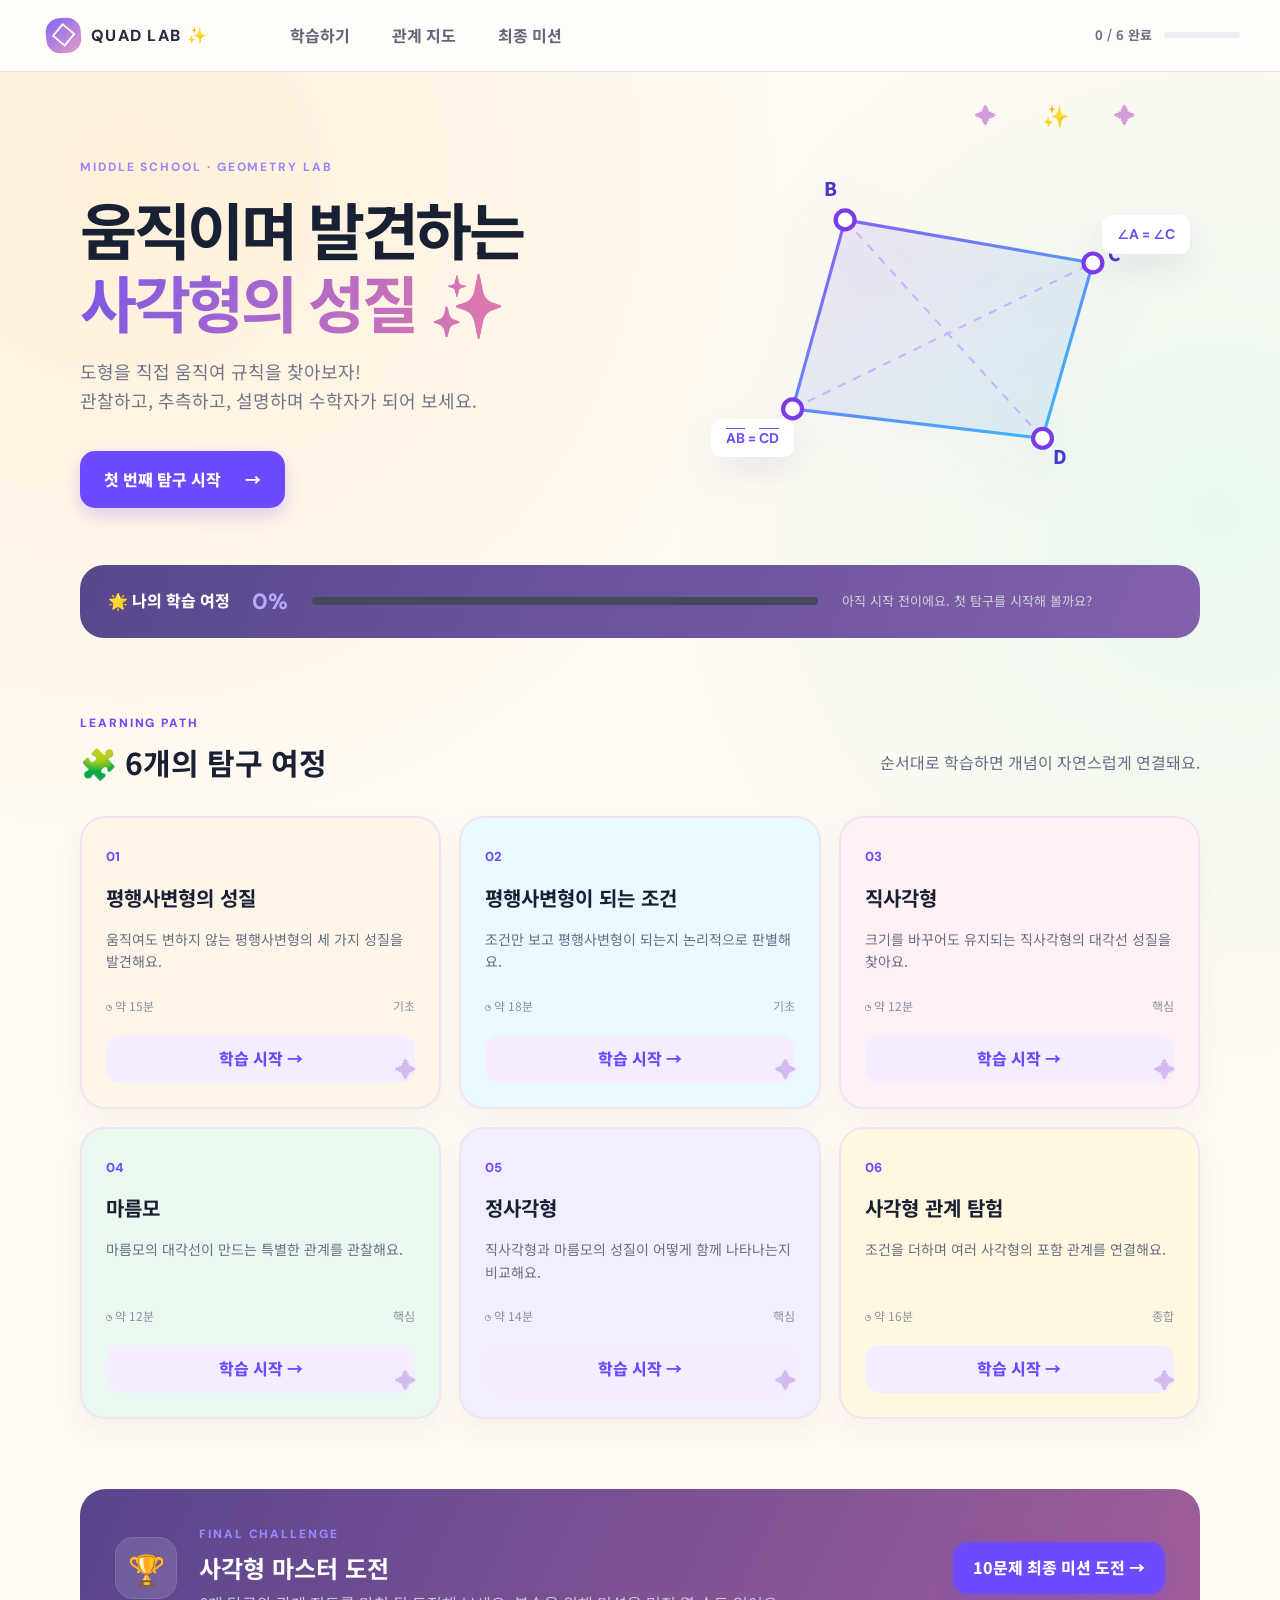
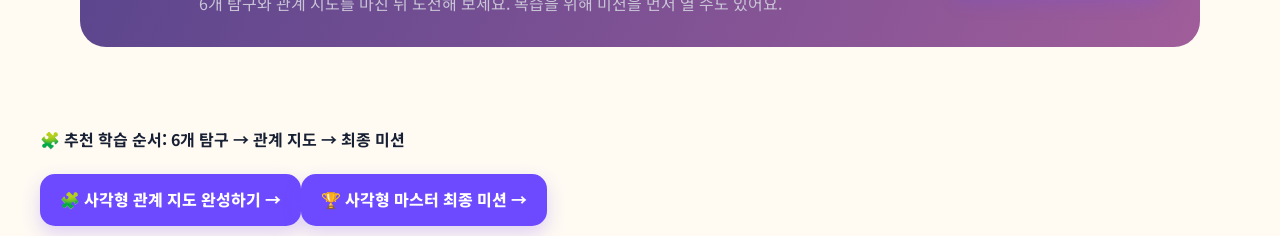
<file: index.html>
<!doctype html>
<html lang="ko">
<head>
  <meta charset="utf-8">
  <meta name="viewport" content="width=device-width,initial-scale=1">
  <meta name="description" content="도형을 직접 움직이며 사각형의 성질을 발견하는 중학교 2학년 수학 학습 서비스">
  <title>QUAD LAB ✨ 사각형 탐험대</title>
  <link rel="stylesheet" href="styles.css">
  <link rel="stylesheet" href="refresh.css">
</head>
<body>
  <header class="topbar">
    <button class="brand" id="homeBtn" aria-label="홈으로 이동"><span class="brand-mark">◇</span><span>QUAD LAB ✨</span></button>
    <nav aria-label="주요 메뉴"><button id="navLearn">학습하기</button><button id="navMap">관계 지도</button><button id="navMission">최종 미션</button></nav>
    <div class="header-progress" aria-label="전체 진도"><span id="headerProgressText">0 / 6 완료</span><div class="mini-track"><i id="headerProgressBar"></i></div></div>
  </header>
  <main>
    <section id="homeView" class="view home-view">
      <div class="hero">
        <div class="hero-copy"><span class="eyebrow">MIDDLE SCHOOL · GEOMETRY LAB</span><h1>움직이며 발견하는<br><em>사각형의 성질 ✨</em></h1><p>도형을 직접 움직여 규칙을 찾아보자!<br>관찰하고, 추측하고, 설명하며 수학자가 되어 보세요.</p><button class="primary large" id="continueBtn">첫 번째 탐구 시작 <span>→</span></button></div>
        <div class="hero-art" aria-hidden="true"><svg viewBox="0 0 480 360"><defs><linearGradient id="heroG" x1="0" y1="0" x2="1" y2="1"><stop stop-color="#8b5cf6"/><stop offset="1" stop-color="#38bdf8"/></linearGradient></defs><path d="M92 258L142 78L378 119L330 286Z" fill="url(#heroG)" fill-opacity=".12" stroke="url(#heroG)" stroke-width="3"/><path d="M92 258L378 119M142 78L330 286" stroke="#c4b5fd" stroke-width="2" stroke-dasharray="8 8"/><g fill="#fff" stroke="#7c3aed" stroke-width="4"><circle cx="92" cy="258" r="9"/><circle cx="142" cy="78" r="9"/><circle cx="378" cy="119" r="9"/><circle cx="330" cy="286" r="9"/></g><g fill="#4338ca" font-size="18" font-weight="800"><text x="64" y="282">A</text><text x="122" y="55">B</text><text x="392" y="117">C</text><text x="340" y="310">D</text></g></svg><span class="float-card f1">∠A = ∠C</span><span class="float-card f2"><span class="seg">AB</span> = <span class="seg">CD</span></span></div>
      </div>
      <div class="progress-panel"><div><span class="progress-kicker">🌟 나의 학습 여정</span><strong id="progressPercent">0%</strong></div><div class="track"><i id="progressBar"></i></div><p id="progressMessage">아직 시작 전이에요. 첫 탐구를 시작해 볼까요?</p></div>
      <div class="section-heading"><div><span class="eyebrow dark">LEARNING PATH</span><h2>🧩 6개의 탐구 여정</h2></div><p>순서대로 학습하면 개념이 자연스럽게 연결돼요.</p></div>
      <div id="lessonGrid" class="lesson-grid"></div>
      <section class="mission-banner"><div class="mission-icon">🏆</div><div><span class="eyebrow">FINAL CHALLENGE</span><h2>사각형 마스터 도전</h2><p>6개 탐구를 모두 마치면 10개의 종합 문제에 도전할 수 있어요.</p></div><button class="primary" id="missionBannerBtn" disabled>6개 학습을 먼저 완료하세요</button></section>
    </section>
    <section id="lessonView" class="view lesson-view hidden">
      <div class="lesson-top"><button class="back" id="backBtn">← 학습 목록</button><div class="lesson-id"><span id="lessonNumber">01</span><div><small>QUADRILATERAL LAB</small><h1 id="lessonTitle"></h1></div></div><div class="step-dots" id="stepDots"></div></div>
      <div class="lesson-shell">
        <aside><p class="aside-label">오늘의 목표</p><h3 id="lessonGoal"></h3><div class="aside-meta"><span>◷ <b id="lessonTime"></b></span><span>난이도 <b>●●○</b></span></div><div class="tip"><b>탐구 TIP</b><p id="lessonTip">도형을 관찰하고 변하지 않는 성질을 찾아보세요.</p></div></aside>
        <article>
          <div class="phase"><span id="phaseTag">STEP 1 · 탐구</span><h2 id="phaseTitle">도형을 움직여 보세요</h2><p id="phaseDesc">먼저 설명을 읽지 말고, 직접 움직이며 변하지 않는 규칙을 찾아보세요.</p></div>
          <div id="interactiveArea"></div>
          <div class="lesson-actions"><button class="secondary" id="prevStep">← 이전</button><button class="primary" id="nextStep">관찰을 마쳤어요 <span>→</span></button></div>
        </article>
      </div>
    </section>
    <section id="missionView" class="view mission-view hidden"><button class="back" id="missionBack">← 홈으로</button><div id="missionContent"></div></section>
  </main>
  <div id="toast" role="status" aria-live="polite"></div>
  <script src="app.js"></script>
  <script src="geometry-fix.js"></script>
  <script src="rectangle-fix.js"></script>
  <script src="challenge-fix.js"></script>
  <script src="conditions-accessibility.js"></script>
  <script src="refresh.js"></script>
</body>
</html>
</file>
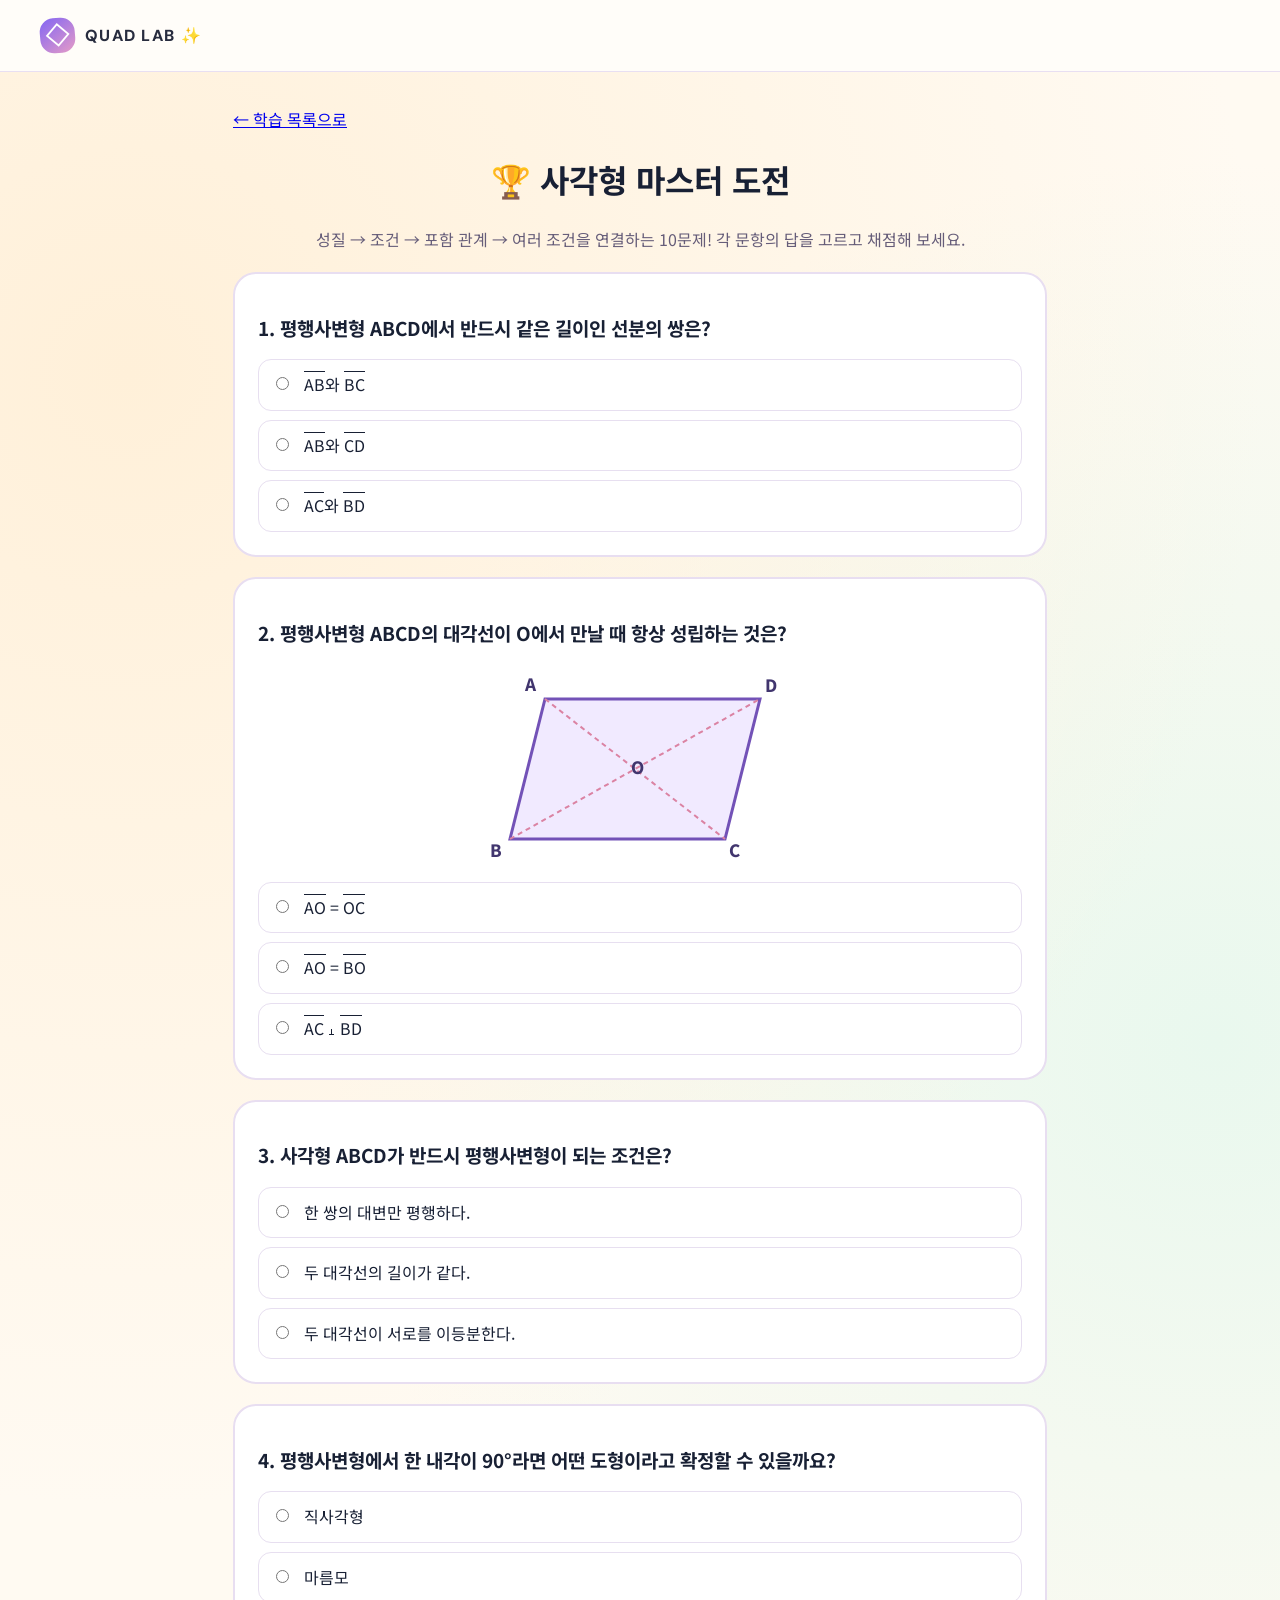
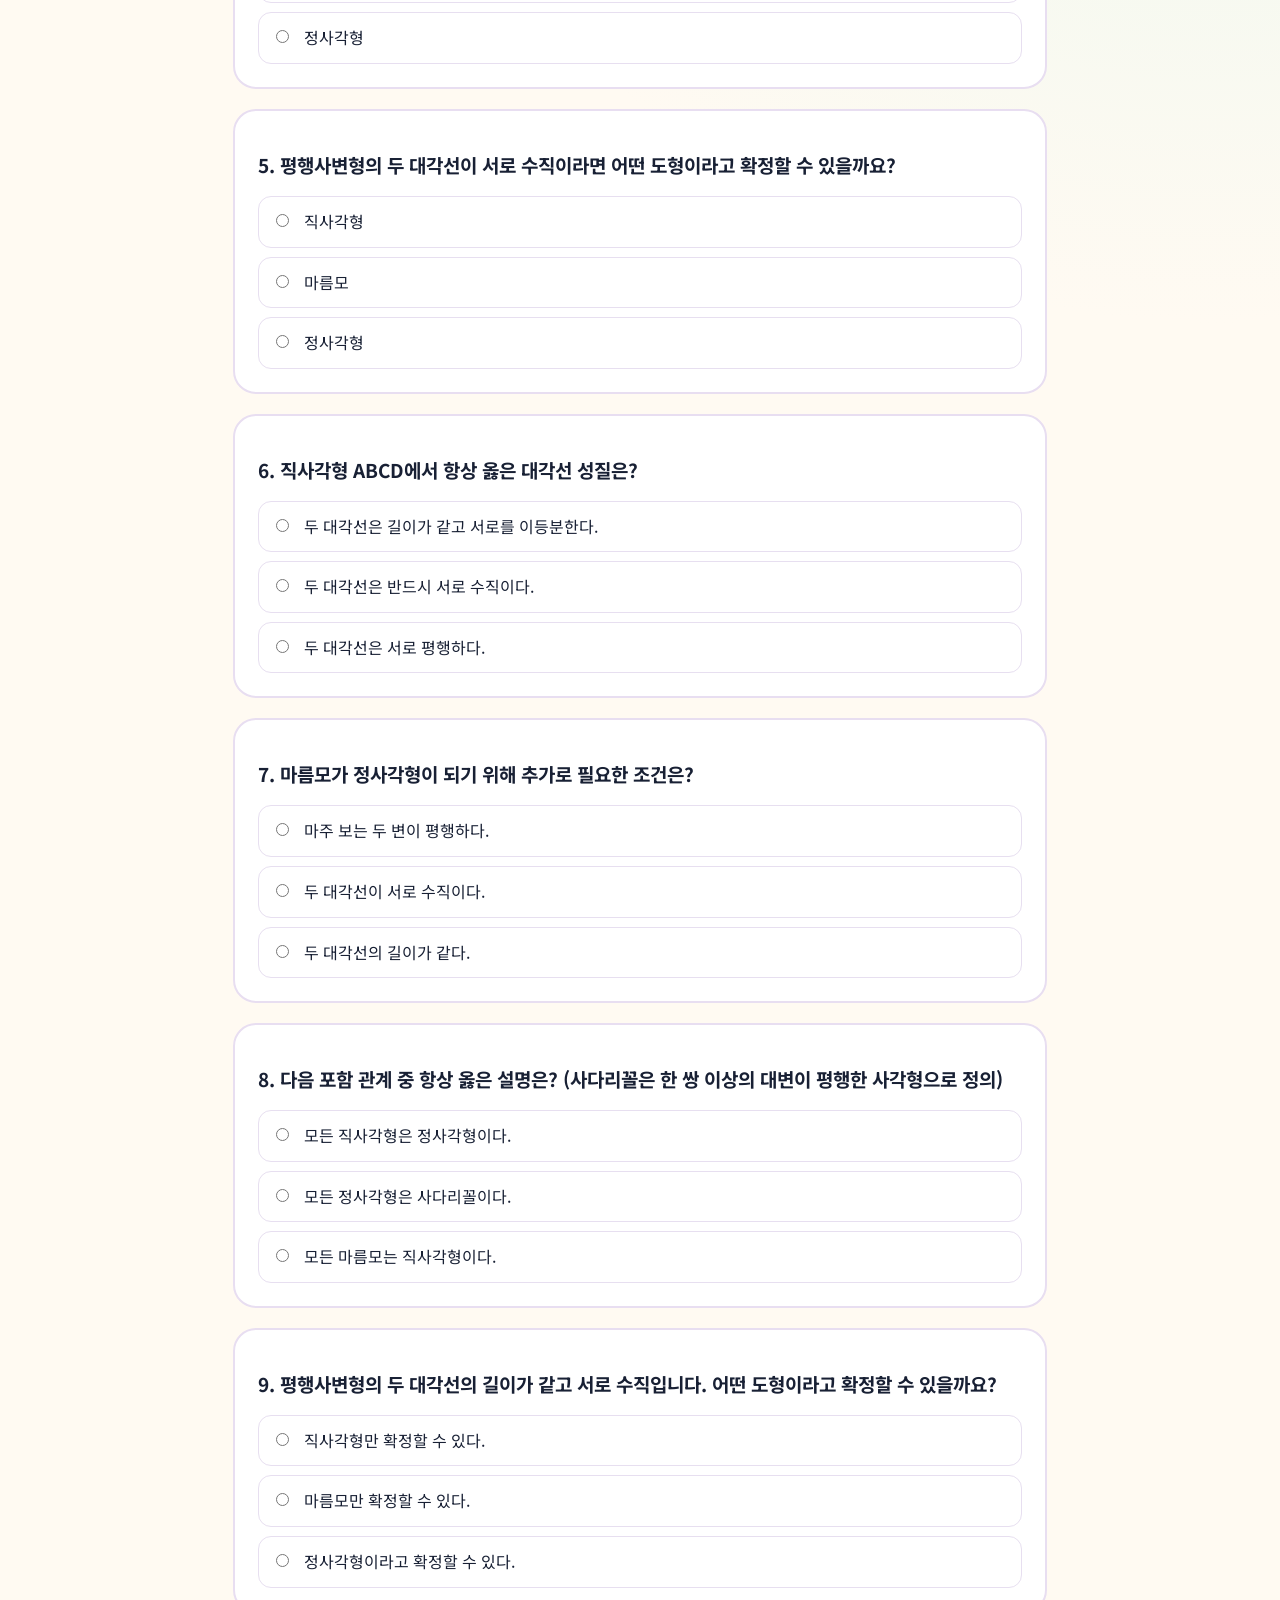
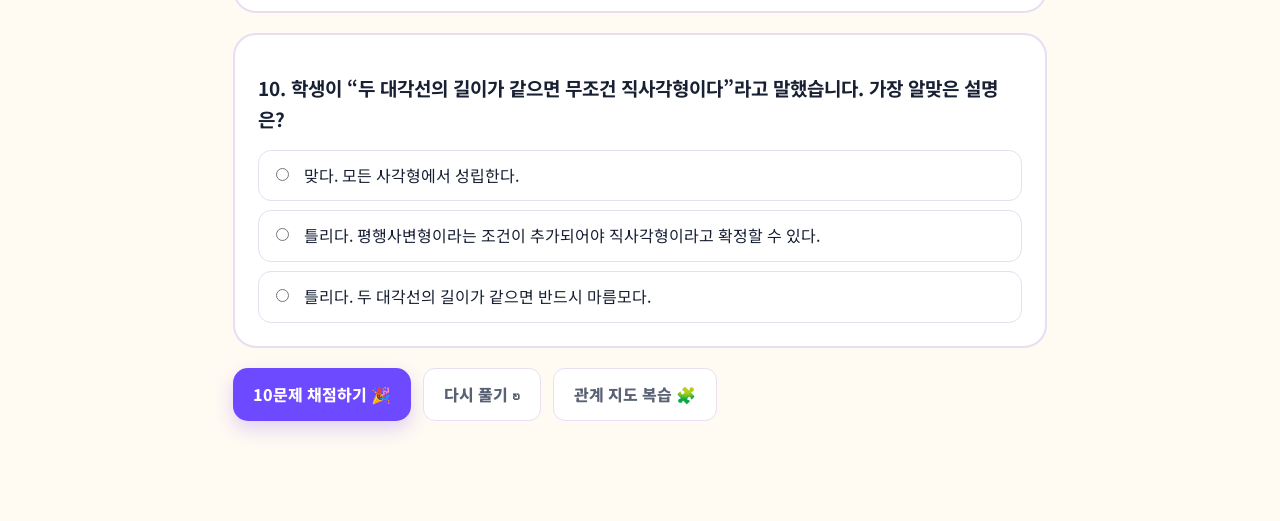
<file: master-mission.html>
<!doctype html><html lang="ko"><head><meta charset="utf-8"><meta name="viewport" content="width=device-width,initial-scale=1"><title>사각형 마스터 도전 · QUAD LAB</title><link rel="stylesheet" href="styles.css"><link rel="stylesheet" href="refresh.css"><style>main{max-width:850px;margin:35px auto;padding:0 18px 65px}.intro{text-align:center}.intro p{color:#665d79}.question{background:white;border:2px solid #e8def1;border-radius:23px;padding:23px;margin:20px 0}.question h2{font-size:19px;line-height:1.6}.options{display:grid;gap:9px}.options label{display:flex;gap:12px;align-items:flex-start;border:1px solid #e7dff0;border-radius:13px;padding:12px;cursor:pointer}.options label:has(input:checked){background:#f0eaff;border-color:#7958d4}.options input{margin-top:5px;accent-color:#7652ca}.explain{display:none;margin-top:14px;padding:13px;background:#f0f9ef;border-radius:12px}.question.wrong .explain{background:#fff1dc}.question.checked .explain{display:block}.status{font-weight:800}.question.correct .status{color:#16804b}.question.wrong .status{color:#986000}.actions{display:flex;gap:12px;flex-wrap:wrap}.result{font-size:20px;font-weight:900;padding:18px;background:#efe9ff;border-radius:17px;margin-top:18px}.diagram{display:block;max-width:320px;width:100%;margin:8px auto}.diagram text{font-size:17px;font-weight:800;fill:#41356e}</style></head><body><header class="topbar"><a class="brand" href="index.html" style="text-decoration:none"><span class="brand-mark">◇</span>QUAD LAB ✨</a></header><main><a href="index.html">← 학습 목록으로</a><div class="intro"><h1>🏆 사각형 마스터 도전</h1><p>성질 → 조건 → 포함 관계 → 여러 조건을 연결하는 10문제! 각 문항의 답을 고르고 채점해 보세요.</p></div><form id="mission"></form><div class="actions"><button class="primary" id="grade">10문제 채점하기 🎉</button><button class="secondary" id="retry">다시 풀기 ↻</button><a class="secondary" href="relation-map.html" style="text-decoration:none">관계 지도 복습 🧩</a></div><div id="result" class="result" role="status" aria-live="polite" hidden></div></main><script>const seg=s=>`<span class="seg">${s}</span>`;const diagram=`<svg class="diagram" viewBox="0 0 320 210" role="img" aria-label="꼭짓점 A는 왼쪽 위, B는 왼쪽 아래, C는 오른쪽 아래, D는 오른쪽 위에 있는 평행사변형 ABCD. 대각선 AC와 BD의 교점은 O"><path d="M65 35L30 175L245 175L280 35Z" fill="#f1eaff" stroke="#7352b7" stroke-width="3"/><path d="M65 35L245 175M30 175L280 35" stroke="#db83a3" stroke-width="2" stroke-dasharray="5 4"/><g><text x="45" y="27">A</text><text x="10" y="193">B</text><text x="249" y="193">C</text><text x="285" y="28">D</text><text x="151" y="110">O</text></g></svg>`;const questions=[{q:'평행사변형 ABCD에서 반드시 같은 길이인 선분의 쌍은?',o:[`${seg('AB')}와 ${seg('BC')}`,`${seg('AB')}와 ${seg('CD')}`,`${seg('AC')}와 ${seg('BD')}`],a:1,e:'평행사변형은 마주 보는 두 변의 길이가 각각 같습니다.'},{q:'평행사변형 ABCD의 대각선이 O에서 만날 때 항상 성립하는 것은?',o:[`${seg('AO')} = ${seg('OC')}`,`${seg('AO')} = ${seg('BO')}`,`${seg('AC')} ⟂ ${seg('BD')}`],a:0,e:'평행사변형의 두 대각선은 서로를 이등분합니다.',d:diagram},{q:'사각형 ABCD가 반드시 평행사변형이 되는 조건은?',o:['한 쌍의 대변만 평행하다.','두 대각선의 길이가 같다.','두 대각선이 서로를 이등분한다.'],a:2,e:'두 대각선이 서로를 이등분하면 평행사변형이 되는 충분한 조건입니다.'},{q:'평행사변형에서 한 내각이 90°라면 어떤 도형이라고 확정할 수 있을까요?',o:['직사각형','마름모','정사각형'],a:0,e:'평행사변형은 이웃한 두 각의 합이 180°이고 마주 보는 각이 같으므로 네 각이 모두 직각입니다.'},{q:'평행사변형의 두 대각선이 서로 수직이라면 어떤 도형이라고 확정할 수 있을까요?',o:['직사각형','마름모','정사각형'],a:1,e:'평행사변형에서 두 대각선이 수직이면 네 변의 길이가 같아 마름모입니다. 정사각형이라고는 확정할 수 없습니다.'},{q:'직사각형 ABCD에서 항상 옳은 대각선 성질은?',o:['두 대각선은 길이가 같고 서로를 이등분한다.','두 대각선은 반드시 서로 수직이다.','두 대각선은 서로 평행하다.'],a:0,e:'직사각형은 평행사변형이므로 대각선이 서로를 이등분하고, 두 대각선의 길이도 같습니다.'},{q:'마름모가 정사각형이 되기 위해 추가로 필요한 조건은?',o:['마주 보는 두 변이 평행하다.','두 대각선이 서로 수직이다.','두 대각선의 길이가 같다.'],a:2,e:'마름모는 이미 대각선이 서로 수직입니다. 길이까지 같으면 정사각형입니다.'},{q:'다음 포함 관계 중 항상 옳은 설명은? (사다리꼴은 한 쌍 이상의 대변이 평행한 사각형으로 정의)',o:['모든 직사각형은 정사각형이다.','모든 정사각형은 사다리꼴이다.','모든 마름모는 직사각형이다.'],a:1,e:'정사각형은 평행사변형이고 적어도 한 쌍의 대변이 평행하므로, 이 학습에서 사용하는 포함적 정의에 따라 사다리꼴입니다.'},{q:'평행사변형의 두 대각선의 길이가 같고 서로 수직입니다. 어떤 도형이라고 확정할 수 있을까요?',o:['직사각형만 확정할 수 있다.','마름모만 확정할 수 있다.','정사각형이라고 확정할 수 있다.'],a:2,e:'대각선 길이가 같으므로 직사각형, 서로 수직이므로 마름모입니다. 두 조건을 함께 만족하는 평행사변형은 정사각형입니다.'},{q:'학생이 “두 대각선의 길이가 같으면 무조건 직사각형이다”라고 말했습니다. 가장 알맞은 설명은?',o:['맞다. 모든 사각형에서 성립한다.','틀리다. 평행사변형이라는 조건이 추가되어야 직사각형이라고 확정할 수 있다.','틀리다. 두 대각선의 길이가 같으면 반드시 마름모다.'],a:1,e:'일반 사각형에서는 대각선 길이가 같다는 사실만으로 직사각형이라고 할 수 없습니다. 평행사변형이라는 전제가 필요합니다.'}];const form=document.querySelector('#mission');form.innerHTML=questions.map((x,i)=>`<section class="question" id="q${i}"><h2>${i+1}. ${x.q}</h2>${x.d||''}<div class="options">${x.o.map((v,j)=>`<label><input type="radio" name="q${i}" value="${j}"><span>${v}</span></label>`).join('')}</div><div class="explain"><div class="status"></div><div>${x.e}</div></div></section>`).join('');document.querySelector('#grade').onclick=()=>{let score=0;questions.forEach((x,i)=>{const section=document.querySelector('#q'+i);const value=form.querySelector(`input[name=q${i}]:checked`)?.value;const ok=Number(value)===x.a&&value!==undefined;score+=Number(ok);section.classList.remove('correct','wrong');section.classList.add('checked',ok?'correct':'wrong');section.querySelector('.status').textContent=ok?'🎉 정답입니다!':'💪 다시 살펴봐요. 정답: '+x.o[x.a]});const result=document.querySelector('#result');result.hidden=false;result.textContent=`${score}/10점 · ${score===10?'완벽해요! 사각형 마스터 달성! 🌟':'해설을 읽고 틀린 조건을 다시 확인해 보세요. ✨'}`;result.scrollIntoView({behavior:'smooth',block:'center'})};document.querySelector('#retry').onclick=()=>{form.reset();document.querySelectorAll('.question').forEach(q=>q.classList.remove('checked','correct','wrong'));document.querySelector('#result').hidden=true;window.scrollTo({top:0,behavior:'smooth'})};</script><script src="learning-flow.js"></script></body></html>
</file>
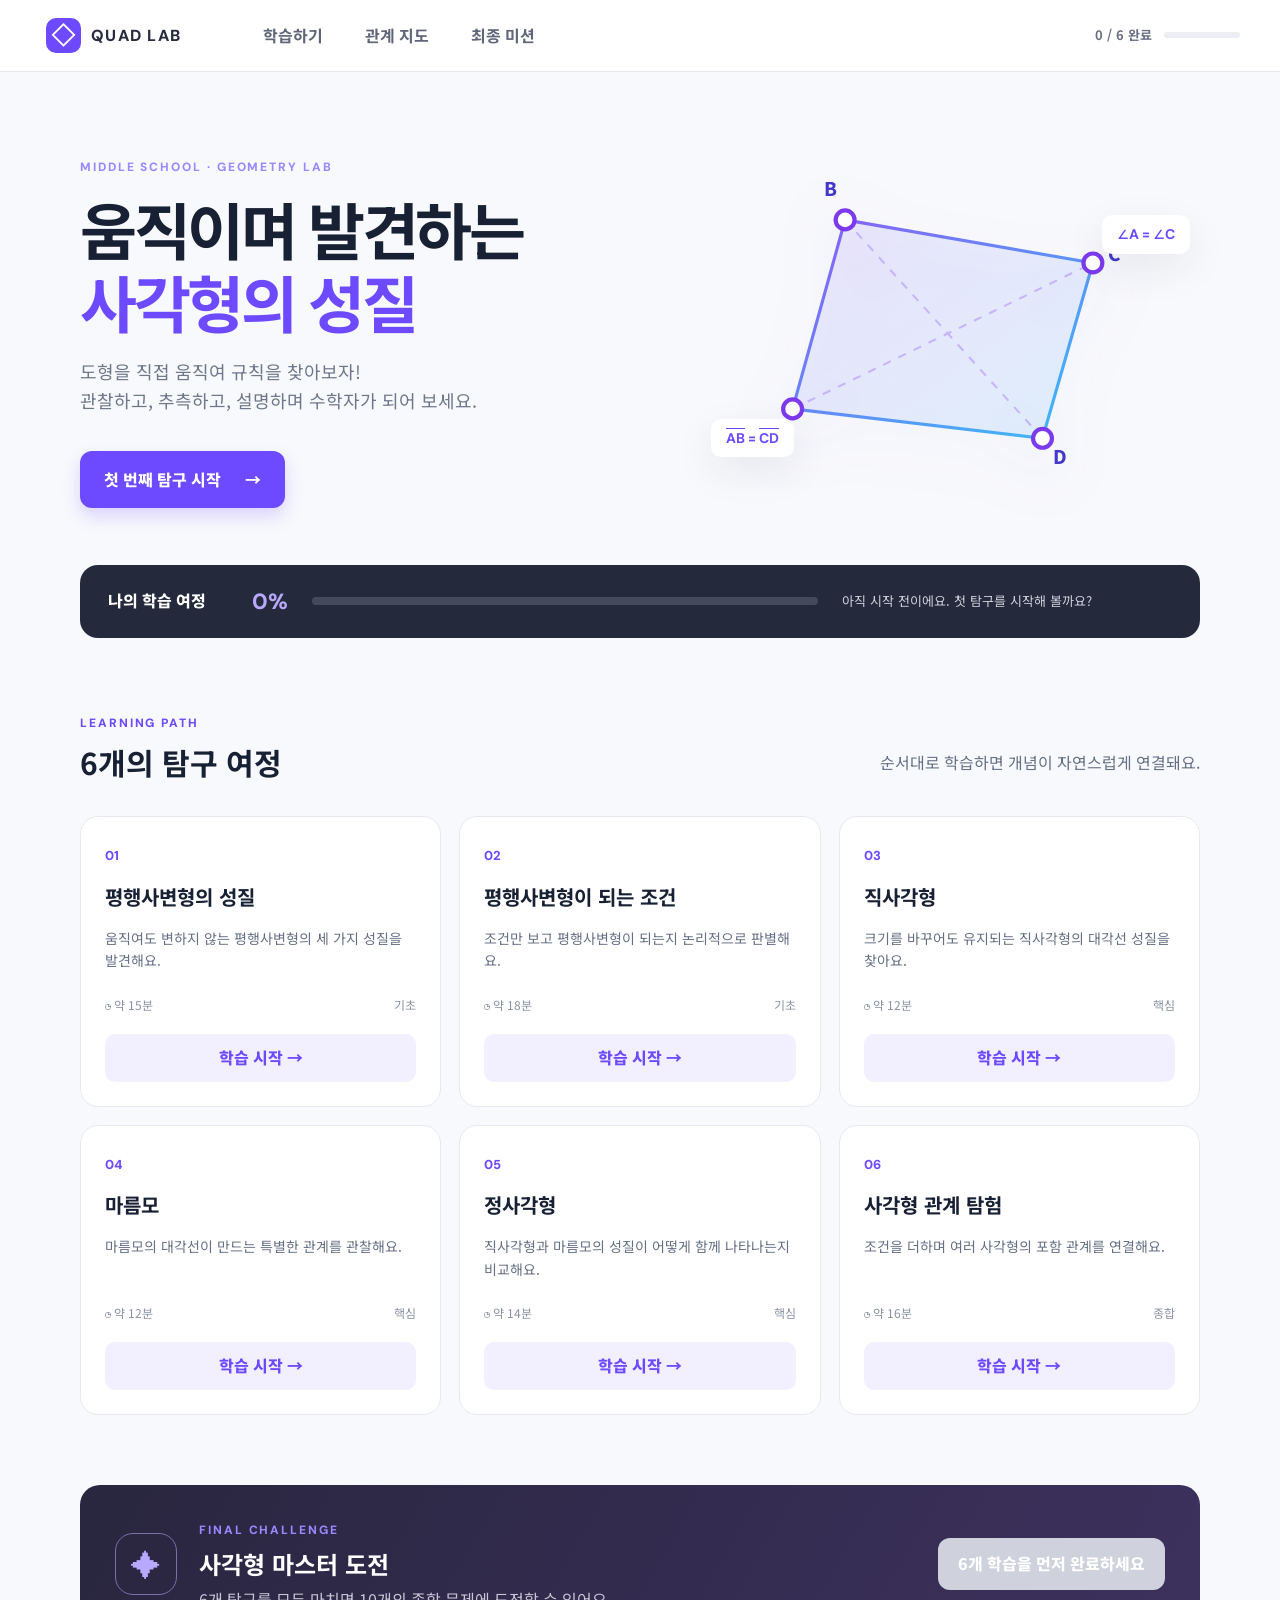
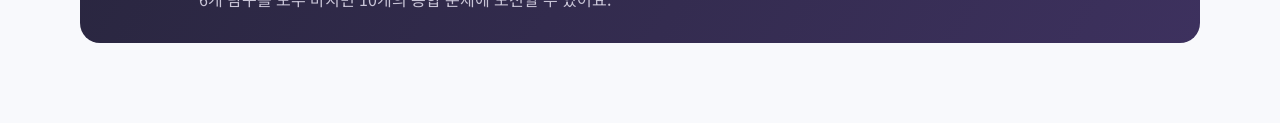
<file: quad-lab-preview.html>
<!doctype html>
<html lang="ko">
<head>
  <meta charset="utf-8">
  <meta name="viewport" content="width=device-width,initial-scale=1">
  <meta name="description" content="도형을 직접 움직이며 사각형의 성질을 발견하는 중학교 2학년 수학 학습 서비스">
  <title>움직이며 발견하는 사각형의 성질</title>
  <style>
@import url('https://fonts.googleapis.com/css2?family=DM+Sans:wght@500;600;700;800&family=Noto+Sans+KR:wght@400;500;600;700;800;900&display=swap');
:root{--ink:#182034;--muted:#667085;--purple:#6d4aff;--purple2:#8b5cf6;--soft:#f2f0ff;--line:#e7e9f1;--green:#16a274;--orange:#f59e0b;--bg:#f8f9fc;--shadow:0 14px 40px rgba(31,38,64,.08)}*{box-sizing:border-box}body{margin:0;background:var(--bg);color:var(--ink);font-family:'Noto Sans KR',sans-serif;line-height:1.6}.hidden{display:none!important}button,input{font:inherit}.seg{display:inline;padding:0;margin:0;border:0;background:none;border-radius:0;color:inherit;font:inherit;line-height:inherit;letter-spacing:inherit;text-decoration-line:overline;text-decoration-thickness:1px;text-decoration-skip-ink:none;white-space:nowrap}.math-run{display:inline;white-space:nowrap}.topbar{height:72px;padding:0 max(24px,calc((100% - 1200px)/2));display:flex;align-items:center;border-bottom:1px solid var(--line);background:#fff;position:sticky;top:0;z-index:20}.brand{display:flex;align-items:center;gap:10px;border:0;background:none;font:800 16px 'DM Sans';letter-spacing:.08em;color:#272c3e;cursor:pointer}.brand-mark{width:35px;height:35px;border-radius:10px;background:var(--purple);color:#fff;display:grid;place-items:center;font-size:24px}.topbar nav{display:flex;gap:30px;margin-left:70px}.topbar nav button{border:0;background:none;color:#5f6678;font-weight:700;cursor:pointer}.header-progress{margin-left:auto;display:flex;align-items:center;gap:12px;font-size:13px;font-weight:700;color:#697083}.mini-track{width:76px;height:6px;background:#eceef4;border-radius:9px;overflow:hidden}.mini-track i,.track i{display:block;height:100%;width:0;background:linear-gradient(90deg,var(--purple),#a78bfa);border-radius:9px;transition:.5s}.view{max-width:1200px;margin:auto}.hero{min-height:450px;display:grid;grid-template-columns:1.1fr .9fr;align-items:center;padding:66px 40px 42px}.eyebrow{font:800 12px 'DM Sans';letter-spacing:.16em;color:#9b87ff}.eyebrow.dark{color:var(--purple)}.hero h1{font-size:clamp(38px,5vw,62px);line-height:1.17;margin:14px 0 20px;letter-spacing:-.055em}.hero h1 em{font-style:normal;color:var(--purple)}.hero p{font-size:18px;color:#70778b}.primary,.secondary,.choice{border:0;border-radius:12px;padding:13px 20px;font-weight:800;cursor:pointer;transition:.2s}.primary{background:var(--purple);color:#fff;box-shadow:0 8px 18px rgba(109,74,255,.22)}.primary:hover{background:#5b39ed;transform:translateY(-1px)}.primary:disabled{background:#cfd2dc;box-shadow:none;cursor:not-allowed;transform:none}.primary.large{margin-top:18px;padding:16px 24px}.primary span{margin-left:20px}.secondary{background:#fff;color:#596174;border:1px solid var(--line)}.hero-art{position:relative}.hero-art svg{width:100%;filter:drop-shadow(0 20px 30px rgba(91,57,237,.12))}.float-card{position:absolute;background:#fff;padding:10px 15px;border-radius:10px;box-shadow:var(--shadow);font:700 14px 'DM Sans';color:var(--purple)}.f1{top:20%;right:2%}.f2{bottom:17%;left:3%}.progress-panel{margin:0 40px 70px;background:#242a3c;color:#fff;border-radius:18px;padding:22px 28px;display:grid;grid-template-columns:180px 1fr 330px;align-items:center;gap:24px}.progress-panel>div:first-child{display:flex;justify-content:space-between;align-items:center}.progress-panel strong{font:800 22px 'DM Sans';color:#b8a9ff}.progress-kicker{font-weight:800}.track{height:8px;background:#44495b;border-radius:9px;overflow:hidden}.progress-panel p{margin:0;font-size:13px;color:#cdd1dc}.section-heading{display:flex;justify-content:space-between;align-items:end;margin:0 40px 25px}.section-heading h2{font-size:30px;margin:5px 0}.section-heading p{color:var(--muted)}.lesson-grid{display:grid;grid-template-columns:repeat(3,1fr);gap:18px;margin:0 40px 70px}.lesson-card{background:#fff;border:1px solid var(--line);border-radius:18px;padding:24px;position:relative;transition:.25s;min-height:244px}.lesson-card:hover{transform:translateY(-4px);box-shadow:var(--shadow);border-color:#d7d1ff}.lesson-card.done{border-color:#a7e4d0}.lesson-card .num{font:800 13px 'DM Sans';color:var(--purple)}.lesson-card h3{margin:14px 0 8px;font-size:20px}.lesson-card p{font-size:14px;color:var(--muted);min-height:48px}.card-meta{display:flex;justify-content:space-between;color:#8a91a2;font-size:12px;margin:20px 0}.card-btn{width:100%;border:0;border-radius:10px;background:var(--soft);color:var(--purple);padding:11px;font-weight:800;cursor:pointer}.done .card-btn{background:#e7f8f2;color:#087453}.done-badge{position:absolute;right:20px;top:20px;color:var(--green);font-size:12px;font-weight:800}.mission-banner{margin:0 40px 80px;padding:30px 35px;border-radius:20px;background:linear-gradient(120deg,#29263f,#3d315e);color:#fff;display:flex;align-items:center;gap:22px}.mission-banner h2{margin:4px 0}.mission-banner p{margin:0;color:#c8c4d6}.mission-banner button{margin-left:auto}.mission-icon{width:62px;height:62px;border:1px solid #7f70a9;border-radius:18px;display:grid;place-items:center;font-size:30px;color:#b8a9ff}.lesson-view{max-width:none}.lesson-top{height:92px;background:#fff;border-bottom:1px solid var(--line);display:flex;align-items:center;padding:0 max(30px,calc((100% - 1240px)/2));gap:35px}.back{border:0;background:none;color:#697083;font-weight:700;cursor:pointer}.lesson-id{display:flex;gap:16px;align-items:center}.lesson-id>span{font:800 30px 'DM Sans';color:#a99bff}.lesson-id small{font:700 9px 'DM Sans';color:#aaa;letter-spacing:.1em}.lesson-id h1{font-size:20px;margin:0}.step-dots{display:flex;gap:7px;margin-left:auto}.step-dots i{width:28px;height:5px;border-radius:5px;background:#e5e7ed}.step-dots i.on{background:var(--purple)}.step-dots i.done{background:#9b87ff}.lesson-shell{max-width:1240px;margin:30px auto 70px;display:grid;grid-template-columns:240px 1fr;gap:32px;padding:0 24px}.lesson-shell aside{padding:22px;height:max-content;position:sticky;top:105px}.aside-label{font-size:11px;color:var(--purple);font-weight:900}.lesson-shell aside h3{font-size:16px}.aside-meta{display:flex;flex-direction:column;gap:8px;font-size:12px;color:#858b9b;border-top:1px solid var(--line);padding-top:16px}.aside-meta b{color:#4c5365}.tip{margin-top:25px;padding:16px;background:#fff9e8;border-radius:12px;font-size:12px;color:#745f28}.tip b{color:#d38a00}.phase{text-align:center;margin-bottom:20px}.phase span{font-size:11px;color:var(--purple);font-weight:900;letter-spacing:.12em}.phase h2{margin:6px 0;font-size:28px}.phase p{margin:0;color:var(--muted);font-size:14px}.lab-card{background:#fff;border:1px solid var(--line);border-radius:20px;overflow:hidden;box-shadow:var(--shadow)}.lab-tools{padding:14px 18px;border-bottom:1px solid var(--line);display:flex;gap:9px;flex-wrap:wrap}.tool-btn{border:1px solid var(--line);background:#fff;border-radius:9px;padding:8px 12px;color:#626a7c;font-size:13px;font-weight:700;cursor:pointer}.tool-btn.on{background:var(--soft);border-color:#c9c0ff;color:var(--purple)}.geometry{width:100%;height:450px;display:block;touch-action:none;background:radial-gradient(circle,#dde0eb 1px,transparent 1.5px);background-size:28px 28px}.readout{display:grid;grid-template-columns:repeat(4,1fr);border-top:1px solid var(--line)}.measure{text-align:center;padding:13px;border-right:1px solid var(--line);font:700 13px 'DM Sans'}.measure small{display:block;color:#969cad;font:600 10px 'Noto Sans KR'}.drag-point{cursor:grab;filter:drop-shadow(0 2px 3px rgba(80,55,200,.3))}.drag-point:focus{outline:none;stroke:#f59e0b;stroke-width:5}.prompt-card,.concept-card,.practice-card,.relation-card{background:#fff;border:1px solid var(--line);border-radius:18px;padding:30px;box-shadow:var(--shadow)}.prompt-card h3,.practice-card h3{font-size:21px;margin-top:0}.answer-grid{display:grid;grid-template-columns:1fr 1fr;gap:12px}.choice{background:#fafaff;border:1px solid var(--line);color:#4c5365;text-align:left}.choice:hover{border-color:#a99bff;background:var(--soft)}.feedback{padding:14px;border-radius:10px;margin-top:16px;font-size:14px}.feedback.good{background:#e8f8f2;color:#087453}.feedback.bad{background:#fff3e0;color:#9a5d00}.concept-list{display:grid;gap:12px}.concept-item{display:flex;gap:15px;padding:16px;background:#f8f7ff;border-radius:12px}.concept-item b{color:var(--purple)}.concept-item>span{width:28px;height:28px;border-radius:50%;display:grid;place-items:center;background:var(--purple);color:#fff;flex:none}.lesson-actions{display:flex;justify-content:space-between;margin-top:20px}.quiz-options{display:grid;gap:10px}.quiz-options button{padding:14px;border:1px solid var(--line);background:#fff;border-radius:11px;text-align:left;cursor:pointer}.quiz-options button:hover{border-color:var(--purple)}.hint-row{display:flex;gap:8px;margin-top:16px}.hint-btn{border:0;background:#fff7df;color:#a16b00;padding:8px 12px;border-radius:8px;cursor:pointer}.classification{display:flex;gap:12px;flex-wrap:wrap}.condition{padding:12px 15px;border:1px solid #cbc5f6;background:#f8f7ff;border-radius:10px;cursor:grab;font-size:13px}.drop-zone{min-height:100px;border:2px dashed #c9c0ff;border-radius:14px;padding:16px;margin-top:18px;color:#746b9b}.relation-svg{width:100%;height:360px}.rel-node{cursor:pointer}.rel-node rect{fill:#fff;stroke:#b9b0ee;stroke-width:2}.rel-node.active rect{fill:#6d4aff;stroke:#6d4aff}.rel-node text{font-weight:800;fill:#40395f}.rel-node.active text{fill:#fff}.mission-view{padding:50px 30px;max-width:900px}.mission-head{text-align:center}.mission-head h1{font-size:36px}.mission-question{background:#fff;border:1px solid var(--line);border-radius:18px;padding:28px;margin:28px 0}.score-ring{width:150px;height:150px;border-radius:50%;background:conic-gradient(var(--purple) var(--score),#ececf3 0);display:grid;place-items:center;margin:25px auto}.score-ring:after{content:attr(data-score);width:115px;height:115px;background:#fff;border-radius:50%;display:grid;place-items:center;font-size:30px;font-weight:900}.domain-bar{display:grid;grid-template-columns:140px 1fr 45px;gap:10px;align-items:center;margin:12px 0}.domain-bar i{height:8px;background:#eee;border-radius:9px;overflow:hidden}.domain-bar i:after{content:"";display:block;width:var(--w);height:100%;background:var(--purple)}#toast{position:fixed;left:50%;bottom:28px;transform:translate(-50%,30px);padding:11px 18px;background:#22283a;color:#fff;border-radius:10px;opacity:0;pointer-events:none;transition:.25s;z-index:50;font-size:13px}#toast.show{opacity:1;transform:translate(-50%,0)}
@media(max-width:800px){.topbar nav{display:none}.hero{grid-template-columns:1fr;padding:45px 24px}.hero-art{display:none}.progress-panel{margin:0 24px 50px;grid-template-columns:1fr}.lesson-grid{grid-template-columns:1fr;margin:0 24px 50px}.section-heading{margin:0 24px 20px;display:block}.mission-banner{margin:0 24px 50px;align-items:flex-start;flex-wrap:wrap}.mission-banner button{margin-left:0;width:100%}.lesson-top{padding:15px 20px;height:auto;flex-wrap:wrap}.lesson-shell{grid-template-columns:1fr}.lesson-shell aside{position:static;padding:0}.tip{display:none}.geometry{height:360px}.readout{grid-template-columns:repeat(2,1fr)}.answer-grid{grid-template-columns:1fr}.step-dots{width:100%;margin-left:0}.header-progress{font-size:11px}.mini-track{display:none}}

</style>
</head>
<body>
  <header class="topbar">
    <button class="brand" id="homeBtn" aria-label="홈으로 이동"><span class="brand-mark">◇</span><span>QUAD LAB</span></button>
    <nav aria-label="주요 메뉴"><button id="navLearn">학습하기</button><button id="navMap">관계 지도</button><button id="navMission">최종 미션</button></nav>
    <div class="header-progress" aria-label="전체 진도"><span id="headerProgressText">0 / 6 완료</span><div class="mini-track"><i id="headerProgressBar"></i></div></div>
  </header>

  <main>
    <section id="homeView" class="view home-view">
      <div class="hero">
        <div class="hero-copy"><span class="eyebrow">MIDDLE SCHOOL · GEOMETRY LAB</span><h1>움직이며 발견하는<br><em>사각형의 성질</em></h1><p>도형을 직접 움직여 규칙을 찾아보자!<br>관찰하고, 추측하고, 설명하며 수학자가 되어 보세요.</p><button class="primary large" id="continueBtn">첫 번째 탐구 시작 <span>→</span></button></div>
        <div class="hero-art" aria-hidden="true"><svg viewBox="0 0 480 360"><defs><linearGradient id="heroG" x1="0" y1="0" x2="1" y2="1"><stop stop-color="#8b5cf6"/><stop offset="1" stop-color="#38bdf8"/></linearGradient></defs><path d="M92 258L142 78L378 119L330 286Z" fill="url(#heroG)" fill-opacity=".12" stroke="url(#heroG)" stroke-width="3"/><path d="M92 258L378 119M142 78L330 286" stroke="#c4b5fd" stroke-width="2" stroke-dasharray="8 8"/><g fill="#fff" stroke="#7c3aed" stroke-width="4"><circle cx="92" cy="258" r="9"/><circle cx="142" cy="78" r="9"/><circle cx="378" cy="119" r="9"/><circle cx="330" cy="286" r="9"/></g><g fill="#4338ca" font-size="18" font-weight="800"><text x="64" y="282">A</text><text x="122" y="55">B</text><text x="392" y="117">C</text><text x="340" y="310">D</text></g></svg><span class="float-card f1">∠A = ∠C</span><span class="float-card f2"><span class="seg">AB</span> = <span class="seg">CD</span></span></div>
      </div>
      <div class="progress-panel"><div><span class="progress-kicker">나의 학습 여정</span><strong id="progressPercent">0%</strong></div><div class="track"><i id="progressBar"></i></div><p id="progressMessage">아직 시작 전이에요. 첫 탐구를 시작해 볼까요?</p></div>
      <div class="section-heading"><div><span class="eyebrow dark">LEARNING PATH</span><h2>6개의 탐구 여정</h2></div><p>순서대로 학습하면 개념이 자연스럽게 연결돼요.</p></div>
      <div id="lessonGrid" class="lesson-grid"></div>
      <section class="mission-banner"><div class="mission-icon">✦</div><div><span class="eyebrow">FINAL CHALLENGE</span><h2>사각형 마스터 도전</h2><p>6개 탐구를 모두 마치면 10개의 종합 문제에 도전할 수 있어요.</p></div><button class="primary" id="missionBannerBtn" disabled>6개 학습을 먼저 완료하세요</button></section>
    </section>

    <section id="lessonView" class="view lesson-view hidden">
      <div class="lesson-top"><button class="back" id="backBtn">← 학습 목록</button><div class="lesson-id"><span id="lessonNumber">01</span><div><small>QUADRILATERAL LAB</small><h1 id="lessonTitle"></h1></div></div><div class="step-dots" id="stepDots"></div></div>
      <div class="lesson-shell">
        <aside><p class="aside-label">오늘의 목표</p><h3 id="lessonGoal"></h3><div class="aside-meta"><span>◷ <b id="lessonTime"></b></span><span>난이도 <b>●●○</b></span></div><div class="tip"><b>탐구 TIP</b><p>점 <strong>A</strong>를 잡고 움직여 보세요. 숫자가 어떻게 변하는지 관찰해요.</p></div></aside>
        <article>
          <div class="phase"><span id="phaseTag">STEP 1 · 탐구</span><h2 id="phaseTitle">도형을 움직여 보세요</h2><p id="phaseDesc">먼저 설명을 읽지 말고, 직접 움직이며 변하지 않는 규칙을 찾아보세요.</p></div>
          <div id="interactiveArea"></div>
          <div class="lesson-actions"><button class="secondary" id="prevStep">← 이전</button><button class="primary" id="nextStep">관찰을 마쳤어요 <span>→</span></button></div>
        </article>
      </div>
    </section>

    <section id="missionView" class="view mission-view hidden"><button class="back" id="missionBack">← 홈으로</button><div id="missionContent"></div></section>
  </main>
  <div id="toast" role="status" aria-live="polite"></div>
  <script>
const seg=x=>`<span class="seg" role="img" aria-label="선분 ${x}">${x}</span>`;
const lessons=[
 {id:1,title:'평행사변형의 성질',goal:'움직여도 변하지 않는 평행사변형의 세 가지 성질을 발견해요.',time:'약 15분',type:'parallelogram',accent:'#6d4aff',concepts:[`<span class="math-run">${seg('AB')} = ${seg('CD')}, ${seg('BC')} = ${seg('DA')}예요.</span>`,`<span class="math-run">∠A = ∠C, ∠B = ∠D예요.</span>`, `두 대각선은 서로를 이등분하여 <span class="math-run">${seg('AO')} = ${seg('OC')}, ${seg('BO')} = ${seg('OD')}예요.</span>`],quiz:{q:'평행사변형 ABCD의 대각선의 교점을 O라 할 때 항상 옳은 것은?',opts:[`${seg('AO')} = ${seg('BO')}`,`${seg('AO')} = ${seg('OC')}`,`${seg('AC')} = ${seg('BD')}`,'∠A = ∠B'],answer:1,why:`두 대각선은 서로를 이등분하므로 O는 ${seg('AC')}와 ${seg('BD')} 각각의 중점이고, <span class="math-run">${seg('AO')} = ${seg('OC')}, ${seg('BO')} = ${seg('OD')}예요.</span>`}},
 {id:2,title:'평행사변형이 되는 조건',goal:'조건만 보고 평행사변형이 되는지 논리적으로 판별해요.',time:'약 18분',type:'conditions',accent:'#0ea5e9',concepts:[`${seg('AB')} ∥ ${seg('CD')}, ${seg('BC')} ∥ ${seg('DA')}`,`${seg('AB')} = ${seg('CD')}, ${seg('BC')} = ${seg('DA')}`,`${seg('AB')} ∥ ${seg('CD')}이고 ${seg('AB')} = ${seg('CD')}`,'∠A = ∠C, ∠B = ∠D',`${seg('AO')} = ${seg('OC')}, ${seg('BO')} = ${seg('OD')}`],quiz:{q:'사각형 ABCD가 반드시 평행사변형이 되는 조건은?',opts:[`${seg('AC')} = ${seg('BD')}`,`${seg('AB')} ∥ ${seg('CD')}`,`${seg('AO')} = ${seg('OC')}, ${seg('BO')} = ${seg('OD')}`,`${seg('AB')} = ${seg('BC')}`],answer:2,why:`두 대각선이 서로를 이등분하여 ${seg('AO')} = ${seg('OC')}, ${seg('BO')} = ${seg('OD')}이면 반드시 평행사변형이에요.`}},
 {id:3,title:'직사각형',goal:'크기를 바꾸어도 유지되는 직사각형의 대각선 성질을 찾아요.',time:'약 12분',type:'rectangle',accent:'#f59e0b',concepts:['∠A = ∠B = ∠C = ∠D = 90°예요.','평행사변형의 모든 성질을 가져요.',`두 대각선의 길이가 같아 ${seg('AC')} = ${seg('BD')}이고, 서로를 이등분해요.`],quiz:{q:`직사각형의 대각선 ${seg('AC')}, ${seg('BD')}에 대한 설명으로 옳은 것은?`,opts:[`${seg('AC')} ⟂ ${seg('BD')}`,`${seg('AC')} = ${seg('BD')}`,`${seg('AO')} ≠ ${seg('OC')}`,'네 변의 길이가 모두 같다'],answer:1,why:`직사각형의 두 대각선은 ${seg('AC')} = ${seg('BD')}이고, ${seg('AO')} = ${seg('OC')}, ${seg('BO')} = ${seg('OD')}가 되도록 서로를 이등분해요.`}},
 {id:4,title:'마름모',goal:'마름모의 대각선이 만드는 특별한 관계를 관찰해요.',time:'약 12분',type:'rhombus',accent:'#16a274',concepts:[`${seg('AB')} = ${seg('BC')} = ${seg('CD')} = ${seg('DA')}예요.`,'평행사변형의 모든 성질을 가져요.',`${seg('AC')} ⟂ ${seg('BD')}이고 두 대각선은 서로를 이등분해요.`],quiz:{q:'마름모 ABCD의 두 대각선이 만나는 각 ∠AOB는 몇 도인가요?',opts:['30°','45°','60°','90°'],answer:3,why:`${seg('AC')} ⟂ ${seg('BD')}이므로 ∠AOB = 90°예요.`}},
 {id:5,title:'정사각형',goal:'직사각형과 마름모의 성질이 어떻게 함께 나타나는지 비교해요.',time:'약 14분',type:'square',accent:'#ec4899',concepts:['정사각형은 직사각형이면서 마름모예요.',`${seg('AC')} = ${seg('BD')}예요.`,`${seg('AC')} ⟂ ${seg('BD')}이고 두 대각선은 서로를 이등분해요.`],quiz:{q:'정사각형의 두 대각선이 동시에 가지는 성질은?',opts:['서로 평행하고 길이가 같다',`길이가 같고 ${seg('AC')} ⟂ ${seg('BD')}이며 서로를 이등분한다`,'서로 수직이지만 이등분하지 않는다','길이만 같다'],answer:1,why:`직사각형의 ${seg('AC')} = ${seg('BD')}와 마름모의 ${seg('AC')} ⟂ ${seg('BD')} 성질이 모두 나타나요.`}},
 {id:6,title:'사각형 관계 탐험',goal:'조건을 더하며 여러 사각형의 포함 관계를 연결해요.',time:'약 16분',type:'relations',accent:'#8b5cf6',concepts:['직사각형과 마름모는 모두 평행사변형이에요.','정사각형은 직사각형이면서 마름모예요.','아래 단계의 도형은 위 단계 도형의 성질을 모두 가져요.'],quiz:{q:'다음 명제 중 옳지 않은 것은?',opts:['정사각형은 직사각형이다','직사각형은 평행사변형이다','모든 평행사변형은 직사각형이다','정사각형은 마름모이다'],answer:2,why:'평행사변형 중 네 각이 직각인 것만 직사각형이에요. 반대 방향의 포함은 성립하지 않아요.'}}
];
const phases=['탐구','발견','개념 정리','연습','도전 문제','학습 완료'];
let state=JSON.parse(localStorage.getItem('quadLabProgress')||'{"completed":[],"steps":{},"mission":null}');
let current=0,step=0,drag=null,show={sides:false,angles:false,diags:true};
const $=s=>document.querySelector(s); const save=()=>localStorage.setItem('quadLabProgress',JSON.stringify(state));
function showView(id){document.querySelectorAll('.view').forEach(v=>v.classList.add('hidden'));$(id).classList.remove('hidden');scrollTo({top:0,behavior:'smooth'})}
function renderHome(){const n=state.completed.length,p=Math.round(n/6*100);$('#progressPercent').textContent=p+'%';$('#progressBar').style.width=p+'%';$('#headerProgressBar').style.width=p+'%';$('#headerProgressText').textContent=`${n} / 6 완료`;$('#progressMessage').textContent=n?`${n}개의 탐구를 완료했어요. ${6-n}개가 남았어요!`:'아직 시작 전이에요. 첫 탐구를 시작해 볼까요?';$('#lessonGrid').innerHTML=lessons.map((l,i)=>`<article class="lesson-card ${state.completed.includes(l.id)?'done':''}"><span class="num">0${l.id}</span>${state.completed.includes(l.id)?'<span class="done-badge">✓ 학습 완료</span>':''}<h3>${l.title}</h3><p>${l.goal}</p><div class="card-meta"><span>◷ ${l.time}</span><span>${i<2?'기초':i<5?'핵심':'종합'}</span></div><button class="card-btn" data-lesson="${i}">${state.completed.includes(l.id)?'다시 탐구하기':'학습 시작 →'}</button></article>`).join('');document.querySelectorAll('[data-lesson]').forEach(b=>b.onclick=()=>openLesson(+b.dataset.lesson));const unlocked=n===6;$('#missionBannerBtn').disabled=!unlocked;$('#missionBannerBtn').textContent=unlocked?'마스터 도전 시작 →':'6개 학습을 먼저 완료하세요'}
function openLesson(i){current=i;step=Math.min(state.steps[lessons[i].id]||0,5);showView('#lessonView');renderLesson()}
function renderLesson(){const l=lessons[current];$('#lessonNumber').textContent='0'+l.id;$('#lessonTitle').textContent=l.title;$('#lessonGoal').textContent=l.goal;$('#lessonTime').textContent=l.time;$('#stepDots').innerHTML=phases.map((_,i)=>`<i class="${i===step?'on':i<step?'done':''}"></i>`).join('');$('#phaseTag').textContent=`STEP ${step+1} · ${phases[step]}`;const titles=['도형을 움직여 보세요','어떤 규칙을 발견했나요?','발견한 개념을 정리해요','개념을 확인해 볼까요?','스스로 설명해 보세요','오늘의 탐구 완료!'];$('#phaseTitle').textContent=titles[step];$('#phaseDesc').textContent=step===0?'먼저 설명을 읽지 말고, 직접 움직이며 변하지 않는 규칙을 찾아보세요.':step===1?'관찰한 측정값을 떠올리며 가장 알맞은 추측을 골라 보세요.':step===2?'탐구에서 발견한 규칙을 수학의 언어로 연결해 보세요.':step===3?'틀려도 괜찮아요. 힌트를 단계별로 확인할 수 있어요.':step===4?'배운 성질을 새로운 상황에 적용해 보세요.':'관찰에서 설명까지, 한 번의 수학 탐구를 완성했어요.';$('#prevStep').style.visibility=step?'visible':'hidden';$('#nextStep').innerHTML=step===5?'학습 목록으로 <span>→</span>':step===4?'채점하고 마치기 <span>→</span>':'다음 단계 <span>→</span>';renderArea()}
function renderArea(){const l=lessons[current],a=$('#interactiveArea');if(step===0){if(l.type==='conditions')renderConditions(a);else if(l.type==='relations')renderRelations(a);else renderGeometry(a,l.type);return}if(step===1){a.innerHTML=`<div class="prompt-card"><h3>어떤 규칙을 발견했나요?</h3><p>도형을 움직여 본 결과와 가장 잘 맞는 문장을 선택하세요.</p><div class="answer-grid">${l.concepts.slice(0,2).map((x,i)=>`<button class="choice" data-discover="${i}">${x}</button>`).join('')}<button class="choice" data-discover="x">움직일 때마다 모든 성질이 달라져요.</button></div><div id="discoverFeedback"></div></div>`;document.querySelectorAll('[data-discover]').forEach(b=>b.onclick=()=>{$('#discoverFeedback').innerHTML=`<div class="feedback ${b.dataset.discover==='x'?'bad':'good'}">${b.dataset.discover==='x'?'한 번 더 움직여 일정하게 유지되는 측정값을 찾아보세요.':'좋은 관찰이에요! 도형의 크기나 모양이 달라져도 유지되는 것이 바로 성질이에요.'}</div>`});return}if(step===2){a.innerHTML=`<div class="concept-card"><div class="concept-list">${l.concepts.map((x,i)=>`<div class="concept-item"><span>${i+1}</span><div><b>핵심 성질 ${i+1}</b><br>${x}</div></div>`).join('')}</div></div>`;return}if(step===3||step===4){renderQuiz(a,l,step===4);return}a.innerHTML=`<div class="concept-card" style="text-align:center"><div style="font-size:48px">✓</div><h2>${l.title} 탐구 완료</h2><p>직접 움직이고 추측한 뒤, 개념으로 정리했어요.<br>언제든 다시 돌아와 도형을 움직여 볼 수 있어요.</p></div>`}
function ptsFor(type,t=0){if(type==='rectangle')return [{x:150,y:110},{x:520,y:110},{x:520,y:340},{x:150,y:340}];if(type==='square')return [{x:190,y:80},{x:480,y:80},{x:480,y:370},{x:190,y:370}];if(type==='rhombus')return [{x:335,y:65},{x:540,y:225},{x:335,y:385},{x:130,y:225}];return [{x:150,y:320},{x:250,y:90},{x:540,y:90},{x:440,y:320}]}
function renderGeometry(a,type){a.innerHTML=`<div class="lab-card"><div class="lab-tools"><button class="tool-btn ${show.sides?'on':''}" data-tool="sides">변의 길이 보기</button><button class="tool-btn ${show.angles?'on':''}" data-tool="angles">각의 크기 보기</button><button class="tool-btn ${show.diags?'on':''}" data-tool="diags">대각선 보기</button><span style="margin-left:auto;color:#8a91a2;font-size:12px;padding:8px">● 꼭짓점을 드래그하세요</span></div><svg class="geometry" id="geometry" viewBox="0 0 680 450" role="img" aria-label="드래그할 수 있는 ${lessons[current].title}"></svg><div class="readout" id="readout"></div></div>`;let p=ptsFor(type);drawShape(p,type);document.querySelectorAll('[data-tool]').forEach(b=>b.onclick=()=>{show[b.dataset.tool]=!show[b.dataset.tool];renderGeometry(a,type)});const svg=$('#geometry');svg.onpointerdown=e=>{if(e.target.dataset.i!==undefined){drag=+e.target.dataset.i;svg.setPointerCapture(e.pointerId)}};svg.onpointermove=e=>{if(drag===null)return;const r=svg.getBoundingClientRect(),x=(e.clientX-r.left)*680/r.width,y=(e.clientY-r.top)*450/r.height;if(type==='parallelogram'){if(drag===0){const dx=x-p[0].x,dy=y-p[0].y;p[0]={x,y};p[3].x+=dx;p[3].y+=dy}else if(drag===1){const dx=x-p[1].x,dy=y-p[1].y;p[1]={x,y};p[2].x+=dx;p[2].y+=dy}else{const opp=(drag+2)%4,adj1=(drag+1)%4,adj2=(drag+3)%4;p[drag]={x,y};p[opp]={x:p[adj1].x+p[adj2].x-x,y:p[adj1].y+p[adj2].y-y}}}else if(type==='rectangle'){const left=Math.max(80,Math.min(x,300)),top=Math.max(50,Math.min(y,200));p=[{x:left,y:top},{x:680-left,y:top},{x:680-left,y:450-top},{x:left,y:450-top}]}else if(type==='square'){const s=Math.max(130,Math.min(320,Math.abs(x-335)*2));p=[{x:335-s/2,y:225-s/2},{x:335+s/2,y:225-s/2},{x:335+s/2,y:225+s/2},{x:335-s/2,y:225+s/2}]}else{const dx=Math.max(100,Math.min(270,Math.abs(x-335))),dy=Math.max(80,Math.min(180,Math.abs(y-225)));p=[{x:335,y:225-dy},{x:335+dx,y:225},{x:335,y:225+dy},{x:335-dx,y:225}]}drawShape(p,type)};svg.onpointerup=()=>drag=null;svg.onpointercancel=()=>drag=null}
const dist=(a,b)=>Math.hypot(a.x-b.x,a.y-b.y);function angle(a,b,c){const u={x:a.x-b.x,y:a.y-b.y},v={x:c.x-b.x,y:c.y-b.y};return Math.acos(Math.max(-1,Math.min(1,(u.x*v.x+u.y*v.y)/Math.hypot(u.x,u.y)/Math.hypot(v.x,v.y))))*180/Math.PI}
function drawShape(p,type){const svg=$('#geometry'),labels=['A','B','C','D'],mid={x:(p[0].x+p[2].x)/2,y:(p[0].y+p[2].y)/2};let s=`<polygon points="${p.map(q=>q.x+','+q.y).join(' ')}" fill="#ede9fe" fill-opacity=".7" stroke="#6d4aff" stroke-width="4"/>`;if(show.diags)s+=`<path d="M${p[0].x},${p[0].y}L${p[2].x},${p[2].y}M${p[1].x},${p[1].y}L${p[3].x},${p[3].y}" stroke="#f59e0b" stroke-width="2.5" stroke-dasharray="7 6"/><circle cx="${mid.x}" cy="${mid.y}" r="5" fill="#f59e0b"/><text x="${mid.x+10}" y="${mid.y-8}" font-weight="800">O</text>`;if(type==='rhombus'||type==='square')s+=`<path d="M${mid.x},${mid.y-14}h14v14" fill="none" stroke="#16a274" stroke-width="2"/>`;p.forEach((q,i)=>{if(show.sides){const n=p[(i+1)%4],m={x:(q.x+n.x)/2,y:(q.y+n.y)/2};s+=`<text x="${m.x}" y="${m.y-9}" text-anchor="middle" fill="#4f46e5" font-size="13" font-weight="800">${(dist(q,n)/10).toFixed(1)}</text>`}if(show.angles)s+=`<text x="${q.x+(q.x<335?18:-40)}" y="${q.y+(q.y<225?28:-16)}" fill="#0f8b68" font-size="12" font-weight="800">${Math.round(angle(p[(i+3)%4],q,p[(i+1)%4]))}°</text>`;s+=`<circle class="drag-point" tabindex="0" data-i="${i}" cx="${q.x}" cy="${q.y}" r="10" fill="#fff" stroke="#6d4aff" stroke-width="4"/><text x="${q.x+(q.x<335?-25:14)}" y="${q.y+(q.y<225?-14:25)}" font-size="16" font-weight="900" fill="#302b54">${labels[i]}</text>`});svg.innerHTML=s;const sides=p.map((q,i)=>dist(q,p[(i+1)%4])/10),angs=p.map((q,i)=>angle(p[(i+3)%4],q,p[(i+1)%4]));let values=type==='rectangle'||type==='square'?[[seg('AC'),(dist(p[0],p[2])/10).toFixed(1)],[seg('BD'),(dist(p[1],p[3])/10).toFixed(1)],['∠A',Math.round(angs[0])+'°'],['∠B',Math.round(angs[1])+'°']]:type==='rhombus'?[[seg('AO'),(dist(p[0],mid)/10).toFixed(1)],[seg('OC'),(dist(p[2],mid)/10).toFixed(1)],['∠AOB','90°'],[seg('AB'),sides[0].toFixed(1)]]:[[seg('AB'),sides[0].toFixed(1)],[seg('CD'),sides[2].toFixed(1)],['∠A',Math.round(angs[0])+'°'],['∠C',Math.round(angs[2])+'°']];$('#readout').innerHTML=values.map(v=>`<div class="measure"><small>${v[0]}</small>${v[1]}</div>`).join('')}
function renderConditions(a){const cards=[`${seg('AB')} ∥ ${seg('CD')}, ${seg('BC')} ∥ ${seg('DA')}`,`${seg('AC')} = ${seg('BD')}`,`${seg('AO')} = ${seg('OC')}, ${seg('BO')} = ${seg('OD')}`,`${seg('AB')} ∥ ${seg('CD')}이고 ${seg('AB')} = ${seg('CD')}`];a.innerHTML=`<div class="prompt-card"><h3>평행사변형 판별 연구소</h3><p>반드시 평행사변형이 되는 조건을 아래 연구 노트로 끌어 놓으세요.</p><div class="classification">${cards.map((x,i)=>`<div class="condition" draggable="true" data-c="${i}">${x}</div>`).join('')}</div><div class="drop-zone" id="dropZone">＋ 평행사변형이 되는 조건</div><div id="conditionFeedback"></div></div>`;document.querySelectorAll('.condition').forEach(c=>c.ondragstart=e=>e.dataTransfer.setData('text',c.dataset.c));const z=$('#dropZone');z.ondragover=e=>e.preventDefault();z.ondrop=e=>{e.preventDefault();const i=+e.dataTransfer.getData('text'),ok=i!==1;$('#conditionFeedback').innerHTML=`<div class="feedback ${ok?'good':'bad'}">${ok?'맞아요. 이 조건은 평행사변형을 보장해요.':`${seg('AC')} = ${seg('BD')}인 등변사다리꼴도 있어요. 반드시 평행사변형은 아니에요.`}</div>`;if(ok)z.append(document.querySelector(`[data-c="${i}"]`))}}
function renderRelations(a){a.innerHTML=`<div class="relation-card"><h3>조건을 더해 도형을 바꿔 보세요</h3><p id="relationText">노드를 선택하면 포함 관계와 추가 조건을 확인할 수 있어요.</p><svg class="relation-svg" viewBox="0 0 760 350"><g stroke="#c9c0ff" stroke-width="3" fill="none"><path d="M380 55V115M380 165V215M380 265V315M380 190L210 240M380 190L550 240M210 290L380 330M550 290L380 330"/></g>${[['사각형',380,35],['사다리꼴',380,140],['평행사변형',380,240],['직사각형',210,270],['마름모',550,270],['정사각형',380,330]].map((n,i)=>`<g class="rel-node" data-rel="${i}"><rect x="${n[1]-72}" y="${n[2]-24}" width="144" height="48" rx="12"/><text x="${n[1]}" y="${n[2]+6}" text-anchor="middle">${n[0]}</text></g>`).join('')}</svg></div>`;const txt=['모든 도형의 출발점이에요.',`${seg('AB')} ∥ ${seg('CD')}처럼 한 쌍 이상의 대변이 평행한 사각형이에요.`,`${seg('AB')} ∥ ${seg('CD')}, ${seg('BC')} ∥ ${seg('DA')}예요.`,'평행사변형 + ∠A = 90° → 직사각형',`평행사변형 + ${seg('AB')} = ${seg('BC')} → 마름모`,`직사각형 + ${seg('AB')} = ${seg('BC')} → 정사각형`];document.querySelectorAll('.rel-node').forEach(n=>n.onclick=()=>{document.querySelectorAll('.rel-node').forEach(x=>x.classList.remove('active'));n.classList.add('active');$('#relationText').innerHTML=txt[n.dataset.rel]})}
function renderQuiz(a,l,challenge){a.innerHTML=`<div class="practice-card"><span class="eyebrow dark">${challenge?'CHALLENGE':'PRACTICE'}</span><h3>${l.quiz.q}</h3><div class="quiz-options">${l.quiz.opts.map((x,i)=>`<button data-answer="${i}">${i+1}. ${x}</button>`).join('')}</div><div id="quizFeedback"></div><div class="hint-row"><button class="hint-btn" data-hint="1">힌트 1</button><button class="hint-btn" data-hint="2">힌트 2</button></div></div>`;document.querySelectorAll('[data-answer]').forEach(b=>b.onclick=()=>{$('#quizFeedback').innerHTML=+b.dataset.answer===l.quiz.answer?`<div class="feedback good">정답이에요. ${l.quiz.why}</div>`:`<div class="feedback bad">아직 답을 공개하지 않을게요. 힌트를 확인하고 한 번 더 생각해 보세요.</div>`});document.querySelectorAll('[data-hint]').forEach(b=>b.onclick=()=>{$('#quizFeedback').innerHTML=`<div class="feedback bad">${b.dataset.hint==='1'?'도형을 움직일 때 끝까지 변하지 않았던 값을 떠올려 보세요.':'개념 정리의 마지막 성질과 대각선의 교점에 주목해 보세요.'}</div>`})}
$('#nextStep').onclick=()=>{const l=lessons[current];if(step<5){step++;state.steps[l.id]=Math.max(state.steps[l.id]||0,step);if(step===5&&!state.completed.includes(l.id))state.completed.push(l.id);save();renderLesson()}else{renderHome();showView('#homeView')}};$('#prevStep').onclick=()=>{if(step){step--;renderLesson()}};
$('#backBtn').onclick=()=>{renderHome();showView('#homeView')};$('#homeBtn').onclick=$('#missionBack').onclick=()=>{renderHome();showView('#homeView')};$('#navLearn').onclick=()=>{renderHome();showView('#homeView');setTimeout(()=>$('#lessonGrid').scrollIntoView({behavior:'smooth'}),50)};$('#navMap').onclick=()=>openLesson(5);$('#navMission').onclick=()=>state.completed.length===6?startMission():toast('6개 학습을 먼저 완료해 주세요.');$('#continueBtn').onclick=()=>openLesson(lessons.findIndex(l=>!state.completed.includes(l.id))<0?0:lessons.findIndex(l=>!state.completed.includes(l.id)));$('#missionBannerBtn').onclick=startMission;
const missionQs=lessons.flatMap((l,i)=>[l.quiz,{q:`“${l.concepts[0]}”를 핵심으로 탐구한 차시는?`,opts:[l.title,...lessons.filter(x=>x.id!==l.id).slice(0,3).map(x=>x.title)],answer:0,why:l.concepts[0]}]).slice(0,10);let mq=0,ms=0,domains=Array(6).fill(0);
function startMission(){mq=0;ms=0;domains.fill(0);showView('#missionView');renderMission()}
function renderMission(){if(mq>=10)return renderResult();const q=missionQs[mq];$('#missionContent').innerHTML=`<div class="mission-head"><span class="eyebrow dark">MASTER CHALLENGE</span><h1>사각형 마스터 도전</h1><p>${mq+1} / 10</p></div><div class="mission-question"><h2>${q.q}</h2><div class="quiz-options">${q.opts.map((x,i)=>`<button data-manswer="${i}">${x}</button>`).join('')}</div></div>`;document.querySelectorAll('[data-manswer]').forEach(b=>b.onclick=()=>{if(+b.dataset.manswer===q.answer){ms++;domains[mq%6]++}mq++;renderMission()})}
function renderResult(){state.mission={score:ms,date:new Date().toISOString()};save();$('#missionContent').innerHTML=`<div class="mission-head"><span class="eyebrow dark">RESULT</span><h1>도전 완료!</h1><div class="score-ring" style="--score:${ms*10}%" data-score="${ms*10}점"></div><p>${ms>=8?'훌륭해요! 사각형의 관계를 정확히 이해하고 있어요.':'틀린 영역으로 돌아가 도형을 다시 움직여 보세요.'}</p></div><div class="concept-card"><h3>영역별 이해도</h3>${lessons.map((l,i)=>{const v=Math.min(100,domains[i]*50);return `<div class="domain-bar"><span>${l.title}</span><i style="--w:${v}%"></i><b>${v}%</b></div>`}).join('')}<button class="primary" style="width:100%;margin-top:20px" id="retryMission">다시 도전하기</button></div>`;$('#retryMission').onclick=startMission}
function toast(x){const t=$('#toast');t.textContent=x;t.classList.add('show');setTimeout(()=>t.classList.remove('show'),2200)}renderHome();

</script>
</body>
</html>
</file>
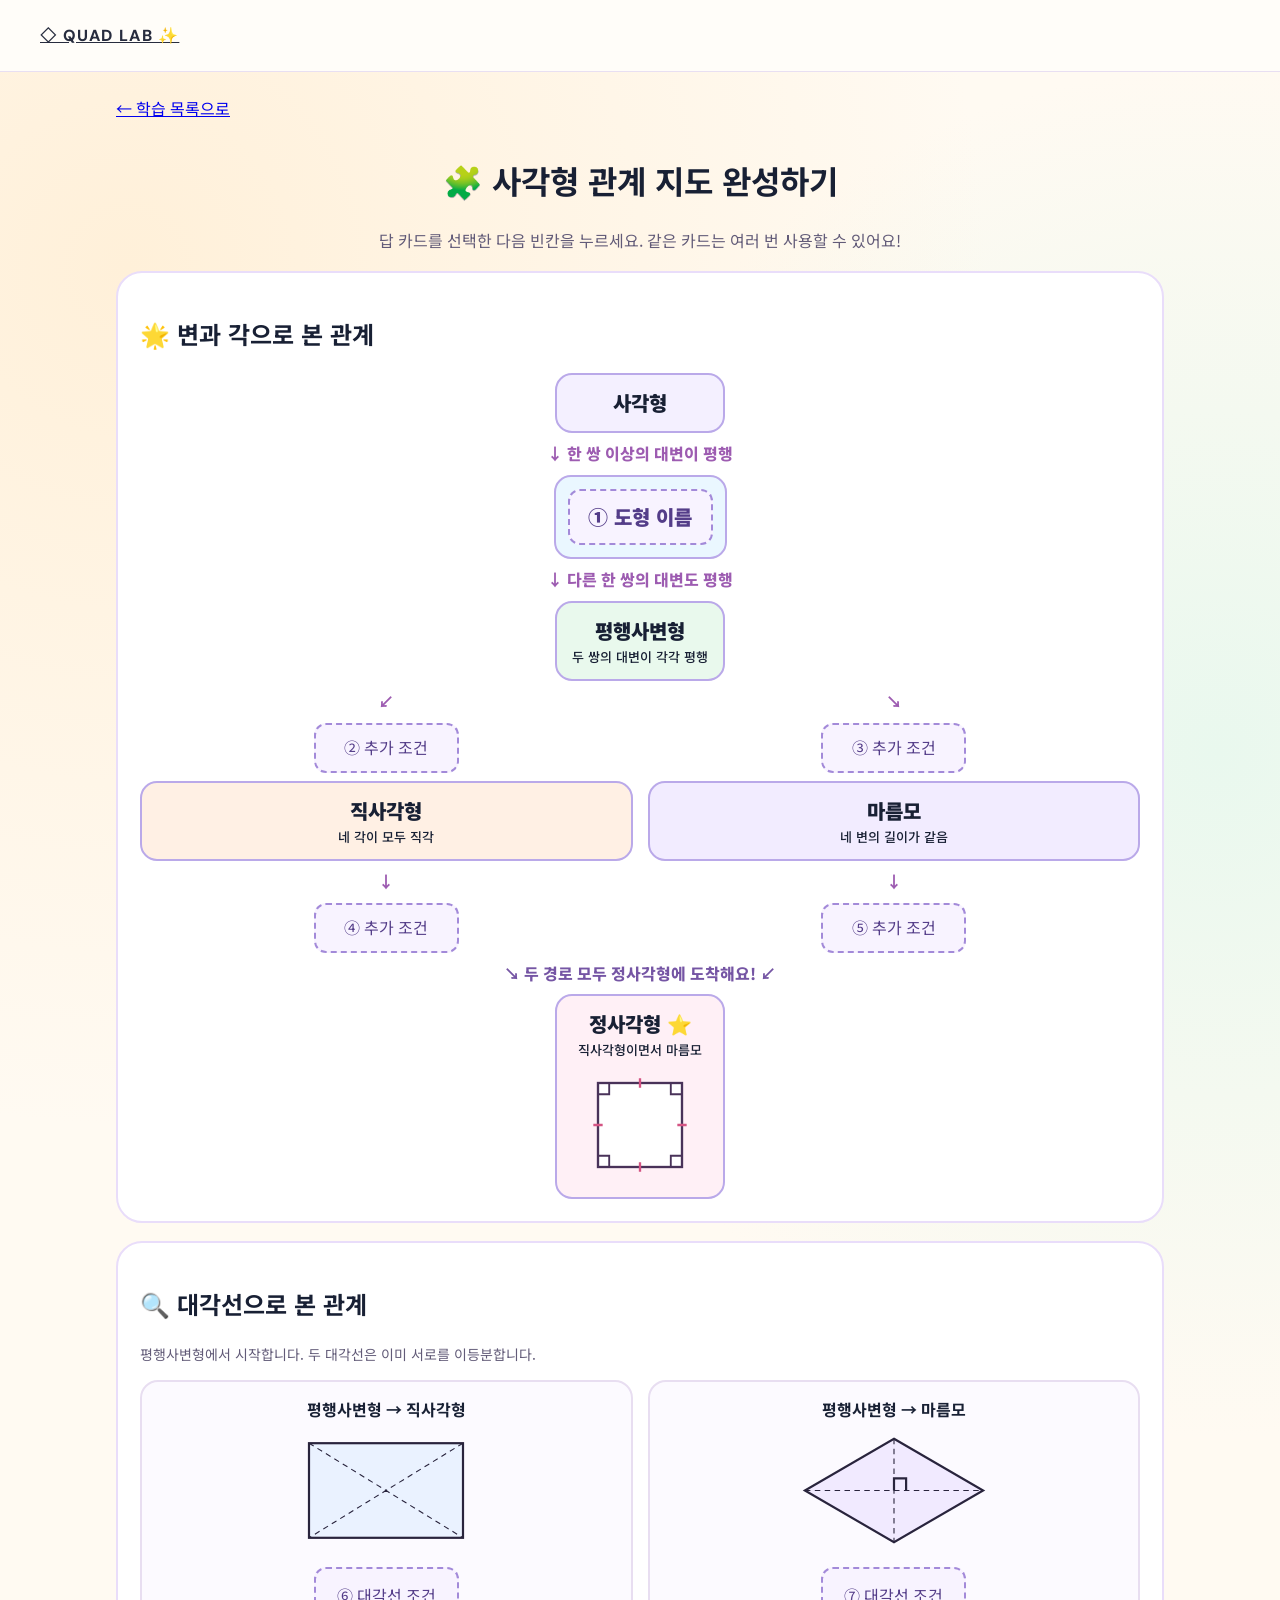
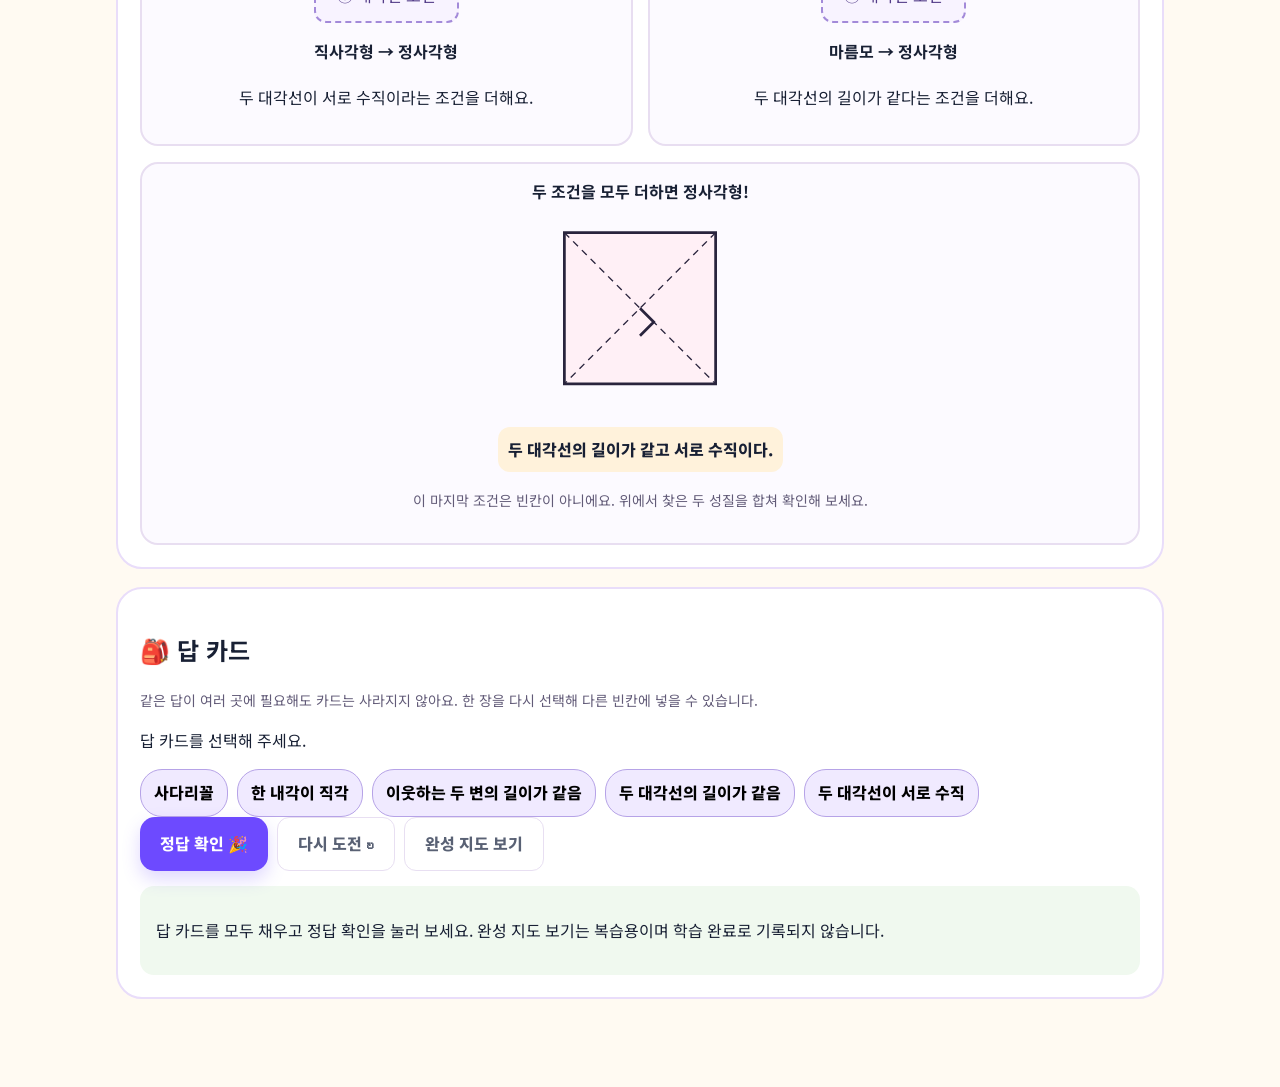
<file: relation-map.html>
<!doctype html>
<html lang="ko"><head><meta charset="utf-8"><meta name="viewport" content="width=device-width,initial-scale=1"><title>사각형 관계 지도 완성하기 · QUAD LAB</title><link rel="stylesheet" href="styles.css"><link rel="stylesheet" href="refresh.css"><style>main{max-width:1080px;margin:auto;padding:24px 16px 70px}.intro{text-align:center}.intro p,.note{color:#625b78}.map,.panel{background:#fff;border:2px solid #e9ddfa;border-radius:26px;padding:22px;margin:18px 0}.flow{display:flex;align-items:center;flex-direction:column;gap:8px}.shape{min-width:170px;padding:12px;border:2px solid #baa9e9;border-radius:17px;text-align:center;background:#f4f0ff;font-weight:900;font-size:20px}.shape small{display:block;font-size:13px;font-weight:500}.trap{background:#eaf7ff}.para{background:#e9f9ed}.rect{background:#fff0e4}.rhomb{background:#f2ecff}.square{background:#fff0f6}.arrow{color:#9d5cb1;text-align:center;font-weight:800}.fork,.diagonal{display:grid;grid-template-columns:1fr 1fr;gap:15px;width:100%}.fork>div{display:flex;flex-direction:column;align-items:center;gap:8px}.fork .shape{min-width:0;width:100%}.join{font-weight:800;color:#7555a4;text-align:center}.blank{border:2px dashed #a38ad9;background:#f8f3ff;color:#543d89;border-radius:12px;padding:10px;font:800 15px inherit;cursor:pointer;min-width:145px;max-width:100%}.blank.correct{background:#dcf7e7;border-color:#43a36e}.blank:focus-visible,.chip:focus-visible{outline:3px solid #e9a93c;outline-offset:3px}.bank,.controls{display:flex;gap:9px;flex-wrap:wrap}.chip{border:1px solid #b6a3e7;border-radius:22px;background:#f0eaff;padding:10px 13px;font-weight:800;cursor:pointer}.chip.selected{background:#6846bc;color:white}.path{background:#fcfaff;border:2px solid #e8def1;border-radius:18px;padding:15px;text-align:center}.path p{line-height:2}.result{margin-top:12px;background:#f2edff;padding:14px;border-radius:12px;font-weight:800}.result:empty{display:none}.home-link{display:inline-block;margin-bottom:12px}.diagram{width:100%;max-width:220px;display:block;margin:8px auto}.diagram text{font-size:12px;font-weight:800}.static-condition{display:inline-block;padding:10px;background:#fff2db;border-radius:12px;font-weight:800}.note{font-size:14px}@media(max-width:600px){.map,.panel{padding:12px}.shape{font-size:16px;min-width:120px}.fork,.diagonal{gap:7px}.blank{min-width:0;font-size:12px;padding:8px 4px}.diagonal{grid-template-columns:1fr}.fork .shape small{font-size:11px}}</style></head><body><header class="topbar"><a class="brand" href="index.html">◇ QUAD LAB ✨</a></header><main><a class="home-link" href="index.html">← 학습 목록으로</a><div class="intro"><h1>🧩 사각형 관계 지도 완성하기</h1><p>답 카드를 선택한 다음 빈칸을 누르세요. 같은 카드는 여러 번 사용할 수 있어요!</p></div><section class="map" aria-label="변과 각으로 보는 사각형 관계"><h2>🌟 변과 각으로 본 관계</h2><div class="flow"><div class="shape">사각형</div><div class="arrow">↓ 한 쌍 이상의 대변이 평행</div><div class="shape trap"><button class="blank" data-answer="사다리꼴">① 도형 이름</button></div><div class="arrow">↓ 다른 한 쌍의 대변도 평행</div><div class="shape para">평행사변형<small>두 쌍의 대변이 각각 평행</small></div><div class="fork"><div><div class="arrow">↙</div><button class="blank" data-answer="한 내각이 직각">② 추가 조건</button><div class="shape rect">직사각형<small>네 각이 모두 직각</small></div><div class="arrow">↓</div><button class="blank" data-answer="이웃하는 두 변의 길이가 같음">④ 추가 조건</button></div><div><div class="arrow">↘</div><button class="blank" data-answer="이웃하는 두 변의 길이가 같음">③ 추가 조건</button><div class="shape rhomb">마름모<small>네 변의 길이가 같음</small></div><div class="arrow">↓</div><button class="blank" data-answer="한 내각이 직각">⑤ 추가 조건</button></div></div><div class="join">↘ 두 경로 모두 정사각형에 도착해요! ↙</div><div class="shape square">정사각형 ⭐<small>직사각형이면서 마름모</small></div></div></section><section class="panel"><h2>🔍 대각선으로 본 관계</h2><p class="note">평행사변형에서 시작합니다. 두 대각선은 이미 서로를 이등분합니다.</p><div class="diagonal"><div class="path"><strong>평행사변형 → 직사각형</strong><svg class="diagram" viewBox="0 0 200 110" role="img" aria-label="대각선이 그려진 직사각형"><rect x="30" y="12" width="140" height="86" fill="#eaf2ff" stroke="#29243d" stroke-width="2"/><path d="M30 12L170 98M170 12L30 98" stroke="#29243d" stroke-dasharray="5 4"/></svg><p><button class="blank" data-answer="두 대각선의 길이가 같음">⑥ 대각선 조건</button></p><strong>직사각형 → 정사각형</strong><p>두 대각선이 서로 수직이라는 조건을 더해요.</p></div><div class="path"><strong>평행사변형 → 마름모</strong><svg class="diagram" viewBox="0 0 200 110" role="img" aria-label="대각선의 교점 한 각에 직각 표시가 있는 마름모"><path d="M100 8L181 55L100 102L19 55Z" fill="#f1eaff" stroke="#29243d" stroke-width="2"/><path d="M100 8V102M19 55H181" stroke="#29243d" stroke-dasharray="5 4"/><path d="M100 55V44H111V55" fill="none" stroke="#29243d" stroke-width="2"/></svg><p><button class="blank" data-answer="두 대각선이 서로 수직">⑦ 대각선 조건</button></p><strong>마름모 → 정사각형</strong><p>두 대각선의 길이가 같다는 조건을 더해요.</p></div></div><div class="path" style="margin-top:16px"><strong>두 조건을 모두 더하면 정사각형!</strong><svg class="diagram" viewBox="0 0 160 150" role="img" aria-label="정사각형 대각선의 교점 한 각에만 직각 표시"><rect x="25" y="15" width="110" height="110" fill="#fff0f6" stroke="#29243d" stroke-width="2"/><path d="M25 15L135 125M135 15L25 125" stroke="#29243d" stroke-dasharray="5 4"/><path d="M80 70L90 80L80 90" fill="none" stroke="#29243d" stroke-width="2"/></svg><span class="static-condition">두 대각선의 길이가 같고 서로 수직이다.</span><p class="note">이 마지막 조건은 빈칸이 아니에요. 위에서 찾은 두 성질을 합쳐 확인해 보세요.</p></div></section><section class="panel"><h2>🎒 답 카드</h2><p class="note">같은 답이 여러 곳에 필요해도 카드는 사라지지 않아요. 한 장을 다시 선택해 다른 빈칸에 넣을 수 있습니다.</p><div class="bank" id="bank"></div><div class="controls"><button class="primary" id="check" type="button">정답 확인 🎉</button><button class="secondary" id="reset" type="button">다시 도전 ↻</button><button class="secondary" id="reveal" type="button">완성 지도 보기</button></div><div class="result" id="result" role="status" aria-live="polite"></div></section></main><script>const blanks=[...document.querySelectorAll('.blank')],choices=['사다리꼴','한 내각이 직각','이웃하는 두 변의 길이가 같음','두 대각선의 길이가 같음','두 대각선이 서로 수직'];let selected='';const bank=document.querySelector('#bank'),result=document.querySelector('#result');blanks.forEach(b=>b.dataset.placeholder=b.textContent);function drawBank(){bank.replaceChildren();choices.forEach(v=>{const b=document.createElement('button');b.type='button';b.className='chip'+(selected===v?' selected':'');b.textContent=v;b.setAttribute('aria-pressed',String(selected===v));b.onclick=()=>{selected=v;drawBank()};bank.append(b)})}drawBank();blanks.forEach(b=>b.onclick=()=>{if(!selected){result.textContent='💡 먼저 답 카드를 선택해 주세요!';return}b.textContent=selected;b.dataset.value=selected;b.classList.remove('correct');result.textContent=''});document.querySelector('#check').onclick=()=>{let n=0;blanks.forEach(b=>{const ok=b.dataset.value===b.dataset.answer;b.classList.toggle('correct',ok);if(ok)n++});result.textContent=n===blanks.length?'🎉 모두 정답! 사각형의 관계를 완성했어요!':`💪 ${n}/${blanks.length}개 정답이에요. 초록색을 제외한 빈칸을 다시 살펴보세요.`};document.querySelector('#reset').onclick=()=>{blanks.forEach(b=>{b.textContent=b.dataset.placeholder;delete b.dataset.value;b.classList.remove('correct')});selected='';drawBank();result.textContent='다시 시작해요! ✨'};document.querySelector('#reveal').onclick=()=>{blanks.forEach(b=>{b.textContent=b.dataset.answer;b.dataset.value=b.dataset.answer;b.classList.add('correct')});result.textContent='📚 두 경로에서 같은 답 카드를 반복해서 사용할 수 있다는 점도 확인해 보세요.'};</script><script src="learning-flow.js"></script></body></html>
</file>
<file: styles.css>
@import url('https://fonts.googleapis.com/css2?family=DM+Sans:wght@500;600;700;800&family=Noto+Sans+KR:wght@400;500;600;700;800;900&display=swap');
:root{--ink:#182034;--muted:#667085;--purple:#6d4aff;--purple2:#8b5cf6;--soft:#f2f0ff;--line:#e7e9f1;--green:#16a274;--orange:#f59e0b;--bg:#f8f9fc;--shadow:0 14px 40px rgba(31,38,64,.08)}*{box-sizing:border-box}body{margin:0;background:var(--bg);color:var(--ink);font-family:'Noto Sans KR',sans-serif;line-height:1.6}.hidden{display:none!important}button,input{font:inherit}.seg{display:inline;padding:0;margin:0;border:0;background:none;border-radius:0;color:inherit;font:inherit;line-height:inherit;letter-spacing:inherit;text-decoration-line:overline;text-decoration-thickness:1px;text-decoration-skip-ink:none;white-space:nowrap}.math-run{display:inline;white-space:nowrap}.topbar{height:72px;padding:0 max(24px,calc((100% - 1200px)/2));display:flex;align-items:center;border-bottom:1px solid var(--line);background:#fff;position:sticky;top:0;z-index:20}.brand{display:flex;align-items:center;gap:10px;border:0;background:none;font:800 16px 'DM Sans';letter-spacing:.08em;color:#272c3e;cursor:pointer}.brand-mark{width:35px;height:35px;border-radius:10px;background:var(--purple);color:#fff;display:grid;place-items:center;font-size:24px}.topbar nav{display:flex;gap:30px;margin-left:70px}.topbar nav button{border:0;background:none;color:#5f6678;font-weight:700;cursor:pointer}.header-progress{margin-left:auto;display:flex;align-items:center;gap:12px;font-size:13px;font-weight:700;color:#697083}.mini-track{width:76px;height:6px;background:#eceef4;border-radius:9px;overflow:hidden}.mini-track i,.track i{display:block;height:100%;width:0;background:linear-gradient(90deg,var(--purple),#a78bfa);border-radius:9px;transition:.5s}.view{max-width:1200px;margin:auto}.hero{min-height:450px;display:grid;grid-template-columns:1.1fr .9fr;align-items:center;padding:66px 40px 42px}.eyebrow{font:800 12px 'DM Sans';letter-spacing:.16em;color:#9b87ff}.eyebrow.dark{color:var(--purple)}.hero h1{font-size:clamp(38px,5vw,62px);line-height:1.17;margin:14px 0 20px;letter-spacing:-.055em}.hero h1 em{font-style:normal;color:var(--purple)}.hero p{font-size:18px;color:#70778b}.primary,.secondary,.choice{border:0;border-radius:12px;padding:13px 20px;font-weight:800;cursor:pointer;transition:.2s}.primary{background:var(--purple);color:#fff;box-shadow:0 8px 18px rgba(109,74,255,.22)}.primary:hover{background:#5b39ed;transform:translateY(-1px)}.primary:disabled{background:#cfd2dc;box-shadow:none;cursor:not-allowed;transform:none}.primary.large{margin-top:18px;padding:16px 24px}.primary span{margin-left:20px}.secondary{background:#fff;color:#596174;border:1px solid var(--line)}.hero-art{position:relative}.hero-art svg{width:100%;filter:drop-shadow(0 20px 30px rgba(91,57,237,.12))}.float-card{position:absolute;background:#fff;padding:10px 15px;border-radius:10px;box-shadow:var(--shadow);font:700 14px 'DM Sans';color:var(--purple)}.f1{top:20%;right:2%}.f2{bottom:17%;left:3%}.progress-panel{margin:0 40px 70px;background:#242a3c;color:#fff;border-radius:18px;padding:22px 28px;display:grid;grid-template-columns:180px 1fr 330px;align-items:center;gap:24px}.progress-panel>div:first-child{display:flex;justify-content:space-between;align-items:center}.progress-panel strong{font:800 22px 'DM Sans';color:#b8a9ff}.progress-kicker{font-weight:800}.track{height:8px;background:#44495b;border-radius:9px;overflow:hidden}.progress-panel p{margin:0;font-size:13px;color:#cdd1dc}.section-heading{display:flex;justify-content:space-between;align-items:end;margin:0 40px 25px}.section-heading h2{font-size:30px;margin:5px 0}.section-heading p{color:var(--muted)}.lesson-grid{display:grid;grid-template-columns:repeat(3,1fr);gap:18px;margin:0 40px 70px}.lesson-card{background:#fff;border:1px solid var(--line);border-radius:18px;padding:24px;position:relative;transition:.25s;min-height:244px}.lesson-card:hover{transform:translateY(-4px);box-shadow:var(--shadow);border-color:#d7d1ff}.lesson-card.done{border-color:#a7e4d0}.lesson-card .num{font:800 13px 'DM Sans';color:var(--purple)}.lesson-card h3{margin:14px 0 8px;font-size:20px}.lesson-card p{font-size:14px;color:var(--muted);min-height:48px}.card-meta{display:flex;justify-content:space-between;color:#8a91a2;font-size:12px;margin:20px 0}.card-btn{width:100%;border:0;border-radius:10px;background:var(--soft);color:var(--purple);padding:11px;font-weight:800;cursor:pointer}.done .card-btn{background:#e7f8f2;color:#087453}.done-badge{position:absolute;right:20px;top:20px;color:var(--green);font-size:12px;font-weight:800}.mission-banner{margin:0 40px 80px;padding:30px 35px;border-radius:20px;background:linear-gradient(120deg,#29263f,#3d315e);color:#fff;display:flex;align-items:center;gap:22px}.mission-banner h2{margin:4px 0}.mission-banner p{margin:0;color:#c8c4d6}.mission-banner button{margin-left:auto}.mission-icon{width:62px;height:62px;border:1px solid #7f70a9;border-radius:18px;display:grid;place-items:center;font-size:30px;color:#b8a9ff}.lesson-view{max-width:none}.lesson-top{height:92px;background:#fff;border-bottom:1px solid var(--line);display:flex;align-items:center;padding:0 max(30px,calc((100% - 1240px)/2));gap:35px}.back{border:0;background:none;color:#697083;font-weight:700;cursor:pointer}.lesson-id{display:flex;gap:16px;align-items:center}.lesson-id>span{font:800 30px 'DM Sans';color:#a99bff}.lesson-id small{font:700 9px 'DM Sans';color:#aaa;letter-spacing:.1em}.lesson-id h1{font-size:20px;margin:0}.step-dots{display:flex;gap:7px;margin-left:auto}.step-dots i{width:28px;height:5px;border-radius:5px;background:#e5e7ed}.step-dots i.on{background:var(--purple)}.step-dots i.done{background:#9b87ff}.lesson-shell{max-width:1240px;margin:30px auto 70px;display:grid;grid-template-columns:240px 1fr;gap:32px;padding:0 24px}.lesson-shell aside{padding:22px;height:max-content;position:sticky;top:105px}.aside-label{font-size:11px;color:var(--purple);font-weight:900}.lesson-shell aside h3{font-size:16px}.aside-meta{display:flex;flex-direction:column;gap:8px;font-size:12px;color:#858b9b;border-top:1px solid var(--line);padding-top:16px}.aside-meta b{color:#4c5365}.tip{margin-top:25px;padding:16px;background:#fff9e8;border-radius:12px;font-size:12px;color:#745f28}.tip b{color:#d38a00}.phase{text-align:center;margin-bottom:20px}.phase span{font-size:11px;color:var(--purple);font-weight:900;letter-spacing:.12em}.phase h2{margin:6px 0;font-size:28px}.phase p{margin:0;color:var(--muted);font-size:14px}.lab-card{background:#fff;border:1px solid var(--line);border-radius:20px;overflow:hidden;box-shadow:var(--shadow)}.lab-tools{padding:14px 18px;border-bottom:1px solid var(--line);display:flex;gap:9px;flex-wrap:wrap}.tool-btn{border:1px solid var(--line);background:#fff;border-radius:9px;padding:8px 12px;color:#626a7c;font-size:13px;font-weight:700;cursor:pointer}.tool-btn.on{background:var(--soft);border-color:#c9c0ff;color:var(--purple)}.geometry{width:100%;height:450px;display:block;touch-action:none;background:radial-gradient(circle,#dde0eb 1px,transparent 1.5px);background-size:28px 28px}.readout{display:grid;grid-template-columns:repeat(4,1fr);border-top:1px solid var(--line)}.measure{text-align:center;padding:13px;border-right:1px solid var(--line);font:700 13px 'DM Sans'}.measure small{display:block;color:#969cad;font:600 10px 'Noto Sans KR'}.drag-point{cursor:grab;filter:drop-shadow(0 2px 3px rgba(80,55,200,.3))}.drag-point:focus{outline:none;stroke:#f59e0b;stroke-width:5}.prompt-card,.concept-card,.practice-card,.relation-card{background:#fff;border:1px solid var(--line);border-radius:18px;padding:30px;box-shadow:var(--shadow)}.prompt-card h3,.practice-card h3{font-size:21px;margin-top:0}.answer-grid{display:grid;grid-template-columns:1fr 1fr;gap:12px}.choice{background:#fafaff;border:1px solid var(--line);color:#4c5365;text-align:left}.choice:hover{border-color:#a99bff;background:var(--soft)}.feedback{padding:14px;border-radius:10px;margin-top:16px;font-size:14px}.feedback.good{background:#e8f8f2;color:#087453}.feedback.bad{background:#fff3e0;color:#9a5d00}.concept-list{display:grid;gap:12px}.concept-item{display:flex;gap:15px;padding:16px;background:#f8f7ff;border-radius:12px}.concept-item b{color:var(--purple)}.concept-item>span{width:28px;height:28px;border-radius:50%;display:grid;place-items:center;background:var(--purple);color:#fff;flex:none}.lesson-actions{display:flex;justify-content:space-between;margin-top:20px}.quiz-options{display:grid;gap:10px}.quiz-options button{padding:14px;border:1px solid var(--line);background:#fff;border-radius:11px;text-align:left;cursor:pointer}.quiz-options button:hover{border-color:var(--purple)}.hint-row{display:flex;gap:8px;margin-top:16px}.hint-btn{border:0;background:#fff7df;color:#a16b00;padding:8px 12px;border-radius:8px;cursor:pointer}.classification{display:flex;gap:12px;flex-wrap:wrap}.condition{padding:12px 15px;border:1px solid #cbc5f6;background:#f8f7ff;border-radius:10px;cursor:grab;font-size:13px}.drop-zone{min-height:100px;border:2px dashed #c9c0ff;border-radius:14px;padding:16px;margin-top:18px;color:#746b9b}.relation-svg{width:100%;height:360px}.rel-node{cursor:pointer}.rel-node rect{fill:#fff;stroke:#b9b0ee;stroke-width:2}.rel-node.active rect{fill:#6d4aff;stroke:#6d4aff}.rel-node text{font-weight:800;fill:#40395f}.rel-node.active text{fill:#fff}.mission-view{padding:50px 30px;max-width:900px}.mission-head{text-align:center}.mission-head h1{font-size:36px}.mission-question{background:#fff;border:1px solid var(--line);border-radius:18px;padding:28px;margin:28px 0}.score-ring{width:150px;height:150px;border-radius:50%;background:conic-gradient(var(--purple) var(--score),#ececf3 0);display:grid;place-items:center;margin:25px auto}.score-ring:after{content:attr(data-score);width:115px;height:115px;background:#fff;border-radius:50%;display:grid;place-items:center;font-size:30px;font-weight:900}.domain-bar{display:grid;grid-template-columns:140px 1fr 45px;gap:10px;align-items:center;margin:12px 0}.domain-bar i{height:8px;background:#eee;border-radius:9px;overflow:hidden}.domain-bar i:after{content:"";display:block;width:var(--w);height:100%;background:var(--purple)}#toast{position:fixed;left:50%;bottom:28px;transform:translate(-50%,30px);padding:11px 18px;background:#22283a;color:#fff;border-radius:10px;opacity:0;pointer-events:none;transition:.25s;z-index:50;font-size:13px}#toast.show{opacity:1;transform:translate(-50%,0)}
@media(max-width:800px){.topbar nav{display:none}.hero{grid-template-columns:1fr;padding:45px 24px}.hero-art{display:none}.progress-panel{margin:0 24px 50px;grid-template-columns:1fr}.lesson-grid{grid-template-columns:1fr;margin:0 24px 50px}.section-heading{margin:0 24px 20px;display:block}.mission-banner{margin:0 24px 50px;align-items:flex-start;flex-wrap:wrap}.mission-banner button{margin-left:0;width:100%}.lesson-top{padding:15px 20px;height:auto;flex-wrap:wrap}.lesson-shell{grid-template-columns:1fr}.lesson-shell aside{position:static;padding:0}.tip{display:none}.geometry{height:360px}.readout{grid-template-columns:repeat(2,1fr)}.answer-grid{grid-template-columns:1fr}.step-dots{width:100%;margin-left:0}.header-progress{font-size:11px}.mini-track{display:none}}
</file>
<file: refresh.css>
/* QUAD LAB visual refresh: keeps mathematical figures clear and legible. */
:root{--bg:#fffaf2;--soft:#f3edff;--line:#e8dff2;--shadow:0 14px 36px rgba(93,69,135,.11)}
body{background:radial-gradient(circle at 10% 10%,#fff0d9 0,transparent 32%),radial-gradient(circle at 95% 28%,#e9f8ee 0,transparent 30%),#fffaf2}
.topbar,.lesson-top{background:#fffdf9;border-bottom-color:#e8dff2}
.brand-mark{background:linear-gradient(145deg,#8366f3,#e59bc7);border-radius:14px;transform:rotate(-5deg)}
.hero{position:relative}.hero:before{content:'✦  ✨  ✦';position:absolute;top:25px;right:7%;color:#d39cdb;font-size:22px;letter-spacing:20px;pointer-events:none;animation:quadFloat 4s ease-in-out infinite}.hero h1 em{background:linear-gradient(110deg,#7958e8,#e27aab);background-clip:text;-webkit-background-clip:text;color:transparent}
.lesson-card,.lab-card,.prompt-card,.concept-card,.practice-card,.relation-card,.mission-question{border:2px solid #eee4f2;border-radius:25px;box-shadow:0 10px 25px rgba(97,75,133,.06)}
.lesson-card:nth-child(6n+1){background:#fff4e8}.lesson-card:nth-child(6n+2){background:#eaf8ff}.lesson-card:nth-child(6n+3){background:#fff0f5}.lesson-card:nth-child(6n+4){background:#eaf9ef}.lesson-card:nth-child(6n+5){background:#f2eeff}.lesson-card:nth-child(6n){background:#fff7df}
.lesson-card:before{content:'✦';position:absolute;right:22px;bottom:20px;font-size:22px;color:#d4b9ee;pointer-events:none}.lesson-card:hover{transform:translateY(-6px) rotate(-.4deg);box-shadow:0 18px 36px rgba(97,75,133,.13)}
.progress-panel{background:linear-gradient(110deg,#57488d,#8261ac);border-radius:24px}.mission-banner{background:linear-gradient(115deg,#59458d,#a05d9a);border-radius:26px}.mission-icon{background:#ffffff20}
.primary,.card-btn{border-radius:15px;transition:transform .2s,box-shadow .2s}.primary:hover,.card-btn:hover{transform:translateY(-2px)}.primary:focus-visible,.secondary:focus-visible,.choice:focus-visible,.tool-btn:focus-visible,.card-btn:focus-visible,.quiz-options button:focus-visible{outline:3px solid #e59b49;outline-offset:3px}
/* Keep the selected challenge answer visible after returning to the question; focus remains a separate outline. */
.quiz-options button[data-reason-answer][aria-pressed="true"]{background:#e9e0ff;border:2px solid #6846bc;color:#35215f;font-weight:800}.quiz-options button[data-reason-answer][aria-pressed="false"]{border:2px solid transparent}.quiz-options button[data-reason-answer]:focus-visible{outline:3px solid #e59b49;outline-offset:3px}
.phase span:before{content:'✨ ';letter-spacing:normal}.tip{background:#fff0d8;border:1px solid #f4d8a4;border-radius:18px;font-size:14px}.tip b:before{content:'💡 '}
.geometry{background-color:#fffefa;background-image:radial-gradient(circle,#e8e2f0 1px,transparent 1.5px)}.measure{font-size:16px}.measure small{font-size:12px}.concept-item{background:#faf6ff}.concept-item span{border-radius:9px;background:#eee6ff;color:#6042b0;font-weight:900}.seg{display:inline!important;white-space:nowrap!important;border:0!important;border-radius:0!important;background:transparent!important;color:inherit!important;box-shadow:none!important;padding:.14em 0 0!important;vertical-align:baseline!important}.seg::before{top:.06em!important;border-top:1.5px solid currentColor!important}
.feedback{font-size:15px;border-radius:17px;padding:17px;animation:quadPop .32s ease-out}.feedback.good{background:#e3f8e9;border:1px solid #a5dfb4}.feedback.good:before{content:'🎉 정답! 정말 잘했어요!  ';font-weight:900}.feedback.bad{background:#fff2d9;border:1px solid #f2d5a0}.feedback.bad:before{content:'💪 좋은 시도예요! 다시 생각해 봐요.  ';font-weight:900}
/* Condition cards are buttons for keyboard/touch users; distinguish focus, selection and completion. */
.condition[role="button"]{cursor:pointer}.condition[role="button"]:focus-visible{outline:3px solid #e59b49;outline-offset:3px}.condition[aria-pressed="true"]{background:#ede5ff;border-color:#7652ca}.condition[aria-disabled="true"]{opacity:.65;cursor:default}.tool-btn:disabled{opacity:.55;cursor:not-allowed}#conditionSelection{font-size:14px;font-weight:700;color:#51417c;margin:18px 0 0}#dropZone+.tool-btn{margin-top:12px}
#toast{border-radius:16px;background:#55458a;font-size:15px;box-shadow:0 10px 25px #4a377c33}
@keyframes quadFloat{50%{transform:translateY(-9px)}}@keyframes quadPop{0%{opacity:0;transform:scale(.96)}100%{opacity:1;transform:scale(1)}}
@media(prefers-reduced-motion:reduce){*,*:before,*:after{animation:none!important;transition:none!important;scroll-behavior:auto!important}}
@media(max-width:800px){.hero:before{display:none}.lesson-card:before{display:none}.measure{font-size:14px}}
</file>
